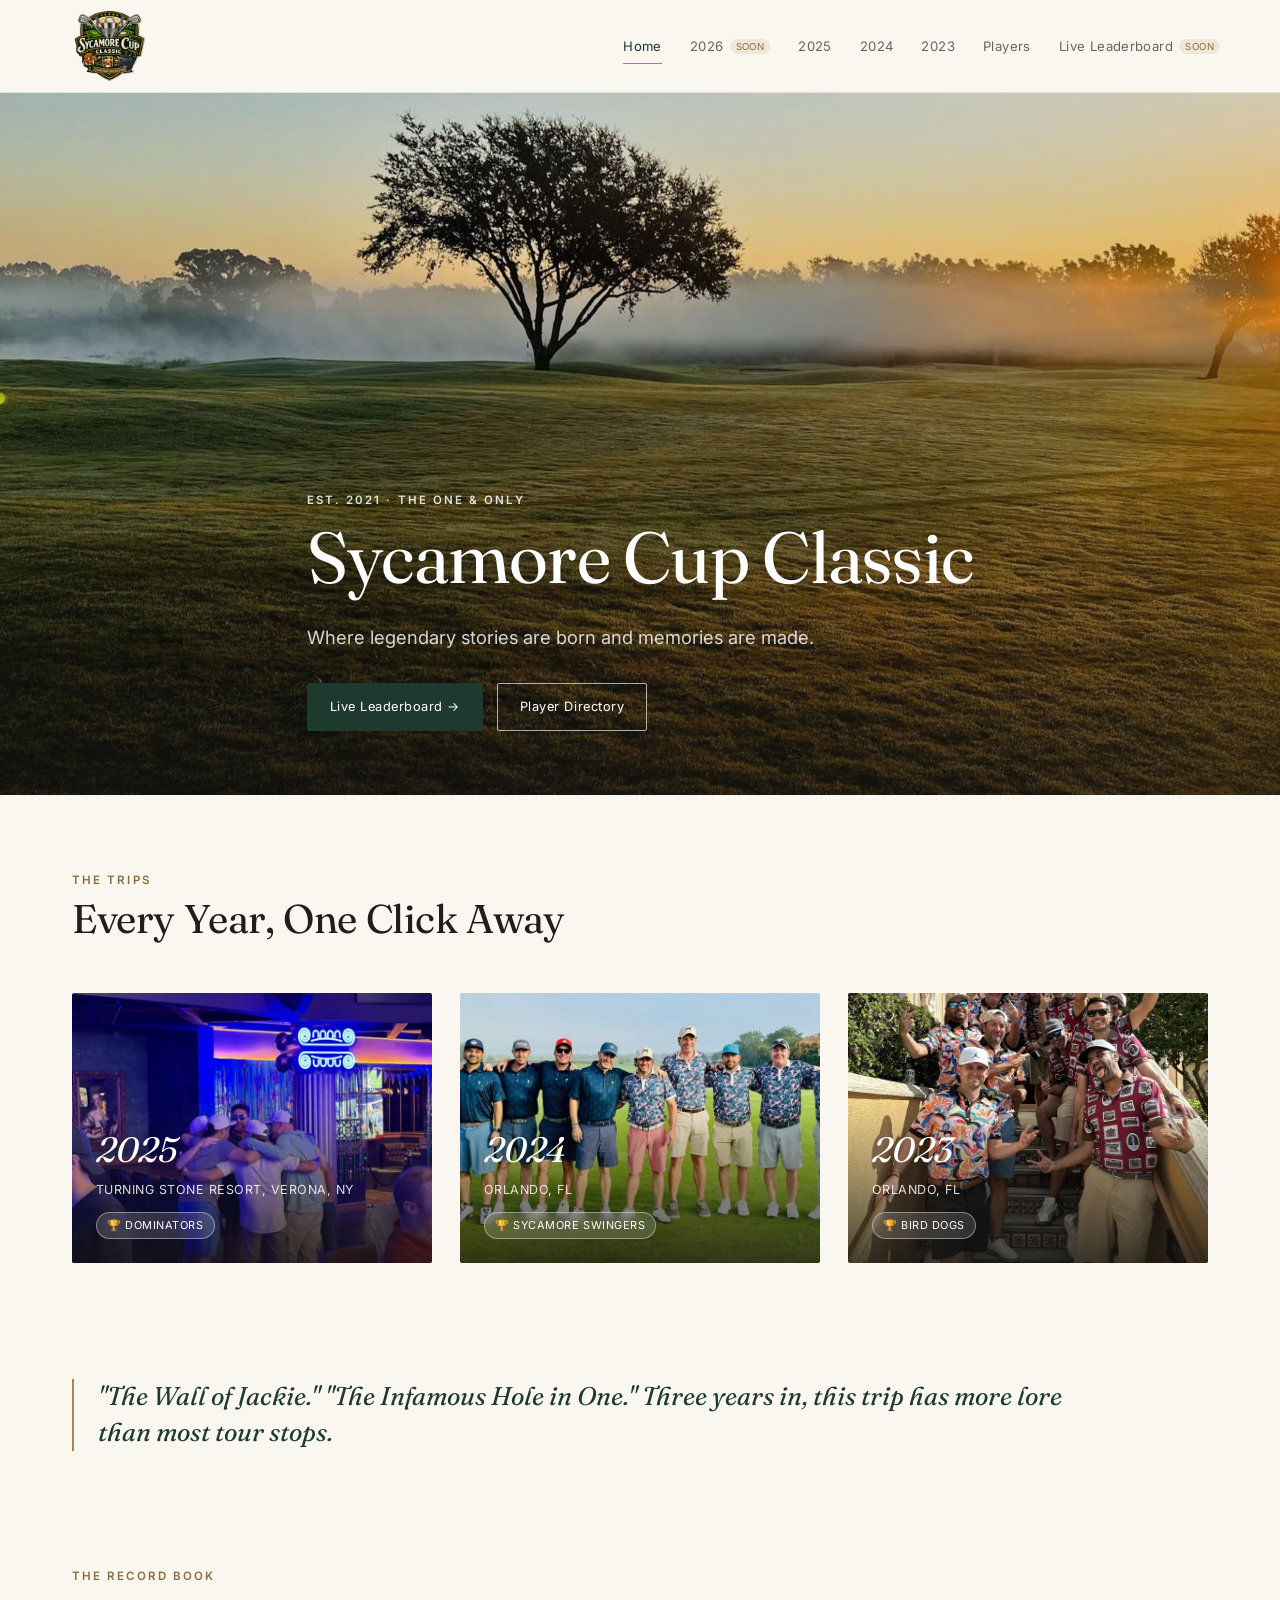
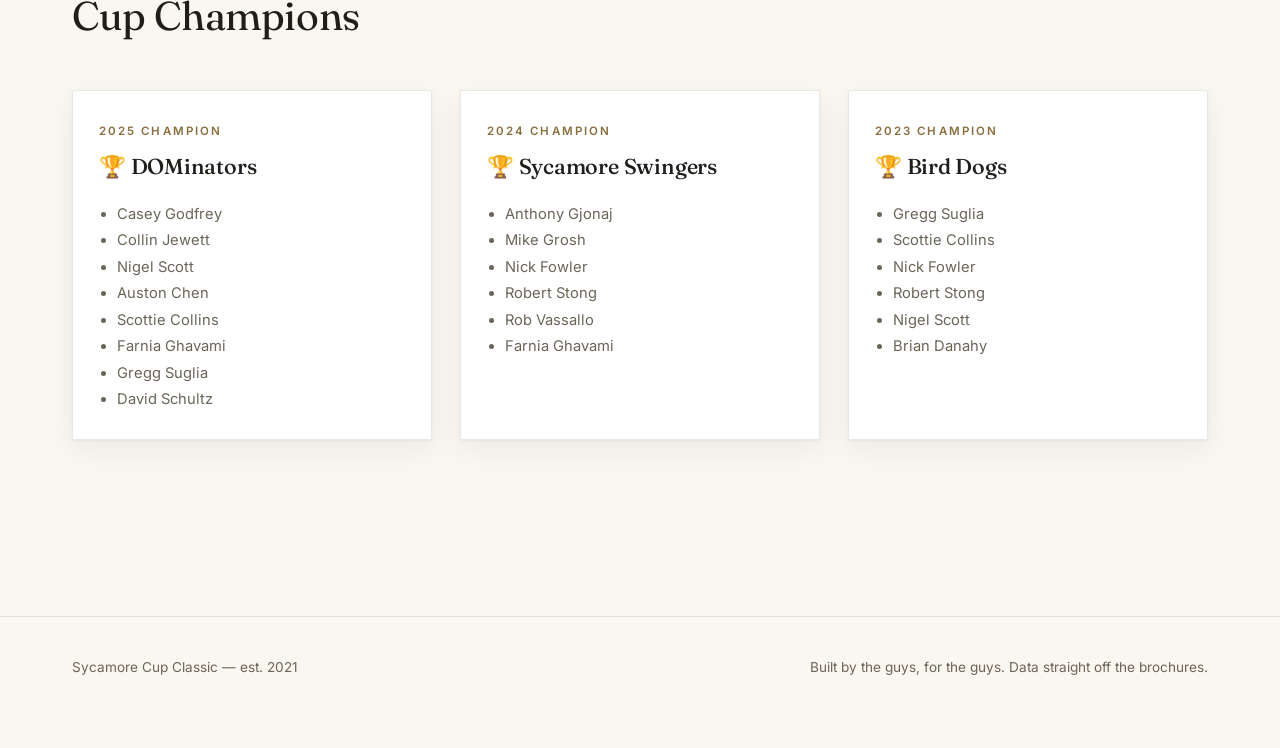
<file: index.html>
<!DOCTYPE html>
<html lang="en">
<head>
<meta charset="UTF-8">
<meta name="viewport" content="width=device-width, initial-scale=1.0">
<title>Sycamore Cup Classic</title>
<meta name="description" content="Home of the Sycamore Cup Classic — annual golf trip, team standings, player history, and a live leaderboard.">
<link rel="preconnect" href="https://fonts.googleapis.com">
<link href="https://fonts.googleapis.com/css2?family=Fraunces:ital,opsz,wght@0,9..144,300..600;1,9..144,300..600&family=Inter:wght@400;500;600;700&family=JetBrains+Mono:wght@400;600&display=swap" rel="stylesheet">
<link rel="stylesheet" href="css/style.css">
</head>
<body>

<header class="site-header" id="site-header"></header>

<section class="hero-photo" style="background-image:url('assets/photos/hero-sunset-tree-v2.jpg');">
  <div class="wrap">
    <p class="eyebrow">Est. 2021 · The One &amp; Only</p>
    <h1 style="white-space:nowrap; font-size:clamp(1.6rem, 7vw, 4.5rem);">Sycamore Cup Classic</h1>
    <p class="lead">Where legendary stories are born and memories are made.</p>
    <div class="hero-cta-row">
      <a class="btn btn-primary" href="leaderboard.html">Live Leaderboard →</a>
      <a class="btn btn-light" href="players.html">Player Directory</a>
    </div>
  </div>
</section>

<section class="section">
  <div class="wrap">
    <div class="section-head">
      <div><span class="eyebrow">The Trips</span><h2>Every Year, One Click Away</h2></div>
    </div>
    <div class="grid grid-3" id="year-cards"></div>
  </div>
</section>

<section class="section" style="padding-top:0;">
  <div class="wrap">
    <p class="pull-quote">"The Wall of Jackie." "The Infamous Hole in One." Three years in, this trip has more lore than most tour stops.</p>
  </div>
</section>

<section class="section" style="padding-top:0;">
  <div class="wrap">
    <div class="section-head">
      <div><span class="eyebrow">The Record Book</span><h2>Cup Champions</h2></div>
    </div>
    <div class="grid grid-3" id="champ-cards"></div>
  </div>
</section>

<footer class="site-footer" id="site-footer"></footer>

<script src="js/app.js"></script>
<script>
  initShell('home');

  const YEAR_PHOTOS = {
    2023: 'assets/photos/2023-orlando-stairs.jpg',
    2024: 'assets/photos/2024-evermore-links-group.jpg',
    2025: 'assets/photos/2025-turning-stone-huddle.jpg',
  };

  loadData().then(data => {
    const cardsEl = document.getElementById('year-cards');
    const years = Object.values(data.years).sort((a,b) => b.year - a.year);
    cardsEl.innerHTML = years.map(y => `
      <a class="trip-card" href="years/${y.year}.html">
        <img src="${YEAR_PHOTOS[y.year] || ''}" alt="${y.year} Sycamore Cup Classic">
        <div class="trip-info">
          <div class="yr">${y.year}</div>
          <div class="loc">${y.location}</div>
          ${y.teamChampion ? `<span class="champ-tag">🏆 ${y.teamChampion}</span>` : `<span class="champ-tag">In Progress</span>`}
        </div>
      </a>
    `).join('');

    const champCardsEl = document.getElementById('champ-cards');
    const yearsWithTeamChamps = Object.values(data.years).filter(y => y.teamChampion).sort((a,b) => b.year - a.year);
    champCardsEl.innerHTML = yearsWithTeamChamps.map(y => {
      const champTeam = y.teams.find(t => t.name === y.teamChampion);
      const roster = champTeam ? champTeam.roster : [];
      const rosterNames = roster.map(r => {
        const player = data.players.find(p => p.id === r.playerId);
        return player ? player.name : (r.displayName || r.playerId);
      });
      return `
        <div class="card" style="padding:26px;">
          <span class="eyebrow">${y.year} Champion</span>
          <h3 style="margin-top:8px; margin-bottom:16px;">🏆 ${y.teamChampion}</h3>
          <ul style="padding-left:18px; margin:0; color:var(--ink-soft); font-size:0.92rem; line-height:1.8;">
            ${rosterNames.map(n => `<li>${n}</li>`).join('')}
          </ul>
        </div>`;
    }).join('');
  });
</script>
</body>
</html>
</file>
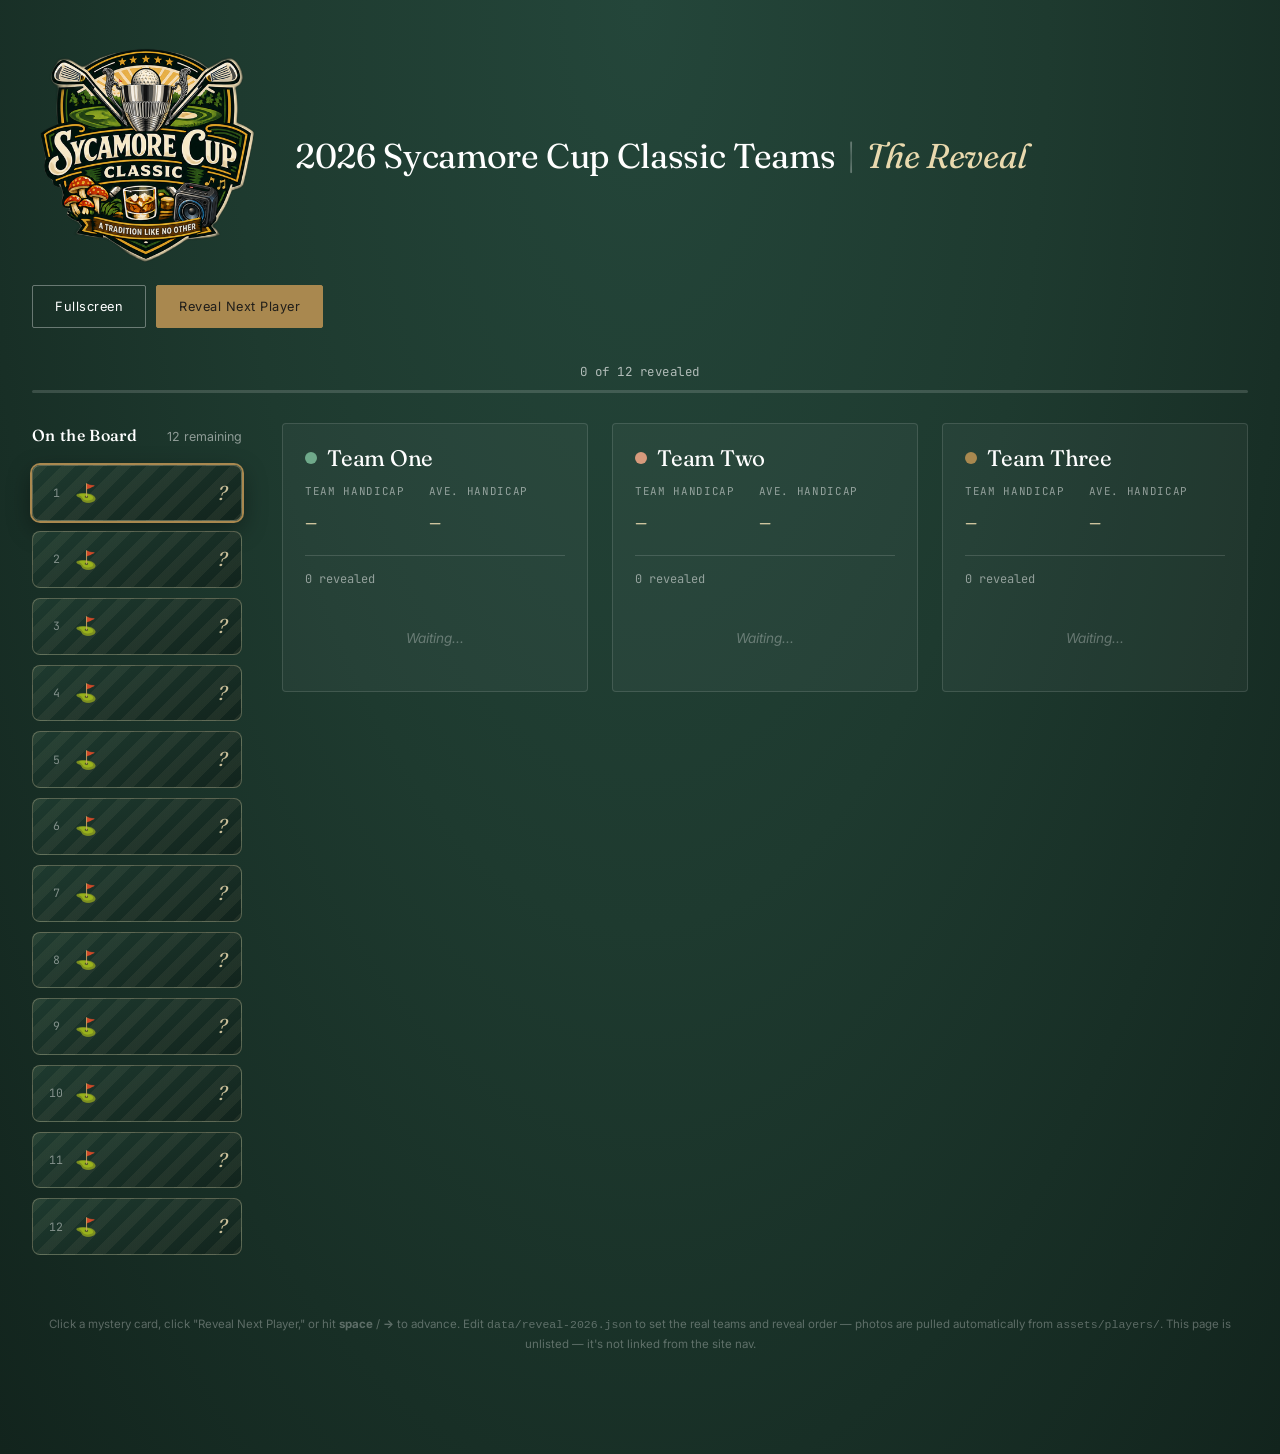
<file: reveal-2026.html>
<!DOCTYPE html>
<html lang="en">
<head>
<meta charset="UTF-8">
<meta name="viewport" content="width=device-width, initial-scale=1.0">
<title>2026 Team Reveal — Sycamore Cup Classic</title>
<meta name="robots" content="noindex, nofollow">
<link rel="preconnect" href="https://fonts.googleapis.com">
<link href="https://fonts.googleapis.com/css2?family=Fraunces:ital,opsz,wght@0,9..144,300..600;1,9..144,300..600&family=Inter:wght@400;500;600;700&family=JetBrains+Mono:wght@400;600&display=swap" rel="stylesheet">
<link rel="stylesheet" href="css/style.css">
<link rel="stylesheet" href="css/reveal.css">
</head>
<body class="reveal-body">

<div class="reveal-stage">

  <div class="reveal-topbar">
    <div class="brandmark">
      <img src="assets/logos/sycamore-cup-logo.png" alt="Sycamore Cup Classic">
      <h1 id="event-title">2026 Sycamore Cup Classic Teams <span class="pipe">|</span> <em>The Reveal</em></h1>
    </div>
    <div class="reveal-controls">
      <button class="btn" id="fullscreen-btn" type="button">Fullscreen</button>
      <button class="btn btn-primary" id="reveal-btn" type="button">Reveal Next Player</button>
    </div>
  </div>

  <div class="reveal-progress">
    <span id="progress-label">0 of 0 revealed</span>
    <div class="reveal-progress-bar"><div class="reveal-progress-bar-fill" id="progress-fill" style="width:0%;"></div></div>
  </div>

  <div class="reveal-main">
    <aside class="reveal-pool-col">
      <div class="reveal-pool-head">
        <h3>On the Board</h3>
        <span class="muted" style="color:rgba(255,255,255,0.5); font-size:0.78rem;" id="pool-count"></span>
      </div>
      <div class="reveal-pool" id="reveal-pool"></div>
    </aside>

    <div class="reveal-teams" id="reveal-teams">
      <!-- team sections rendered by JS, stacked top to bottom -->
    </div>
  </div>

  <div class="reveal-complete" id="reveal-complete">
    <h2>🏆 The 2026 teams are set.</h2>
    <p>Good luck out there.</p>
  </div>

  <p class="reveal-footer-note">
    Click a mystery card, click "Reveal Next Player," or hit <strong>space</strong> / <strong>→</strong> to advance.
    Edit <code>data/reveal-2026.json</code> to set the real teams and reveal order — photos are pulled automatically from <code>assets/players/</code>. This page is unlisted — it's not linked from the site nav.
  </p>

</div>

<script src="js/reveal-2026.js"></script>
</body>
</html>
</file>
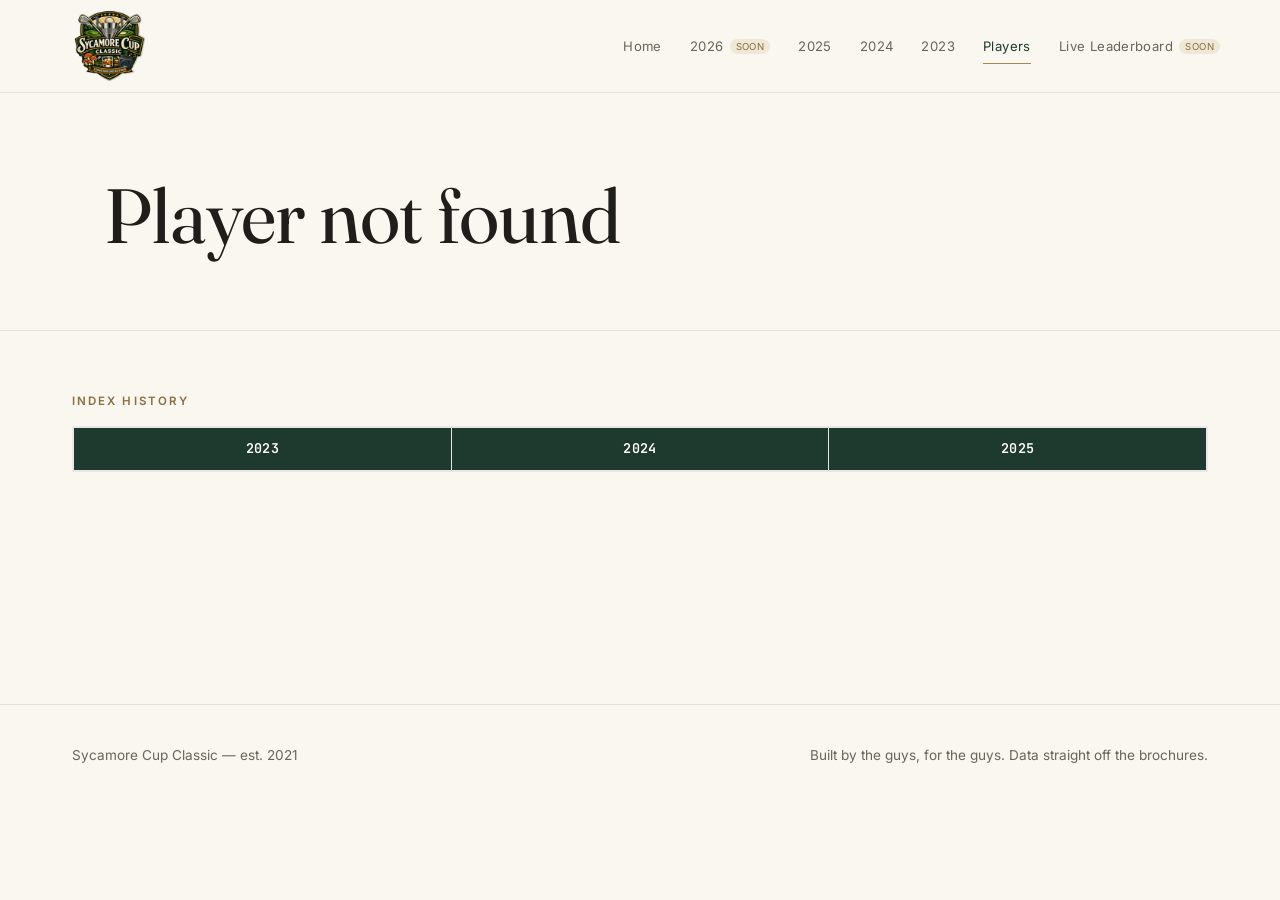
<file: players/player.html>
<!DOCTYPE html>
<html lang="en">
<head>
<meta charset="UTF-8">
<meta name="viewport" content="width=device-width, initial-scale=1.0">
<title>Player Profile — Sycamore Cup Classic</title>
<link href="https://fonts.googleapis.com/css2?family=Fraunces:ital,opsz,wght@0,9..144,300..600;1,9..144,300..600&family=Inter:wght@400;500;600;700&family=JetBrains+Mono:wght@400;600&display=swap" rel="stylesheet">
<link rel="stylesheet" href="../css/style.css">
</head>
<body>
<header class="site-header" id="site-header"></header>

<section class="hero-plain">
  <div class="wrap profile-hero">
    <div id="avatar-wrap"></div>
    <div>
      <p class="eyebrow" id="years-attended"></p>
      <h1 id="player-name">Loading…</h1>
    </div>
  </div>
</section>

<section class="section" style="padding-top:56px;">
  <div class="wrap">
    <span class="eyebrow">Index History</span>
    <div class="scorecard-wrap" style="margin-top:14px; margin-bottom:56px;">
      <table class="scorecard" style="min-width:0;">
        <thead><tr><th>2023</th><th>2024</th><th>2025</th></tr></thead>
        <tbody id="index-row"></tbody>
      </table>
    </div>

    <div id="year-sections"></div>
  </div>
</section>

<footer class="site-footer" id="site-footer"></footer>

<script src="../js/app.js"></script>
<script>
  initShell('players');

  const params = new URLSearchParams(window.location.search);
  const playerId = params.get('id');

  loadData().then(data => {
    const player = data.players.find(p => p.id === playerId);
    if (!player) {
      document.getElementById('player-name').textContent = 'Player not found';
      return;
    }
    document.title = `${player.name} — Sycamore Cup Classic`;
    document.getElementById('player-name').innerHTML = `<em>${player.name}</em>`;
    document.getElementById('avatar-wrap').innerHTML = avatarHTML(player);
    document.getElementById('years-attended').textContent = `Played: ${player.yearsAttended.join(', ')}`;
    document.getElementById('index-row').innerHTML = `
      <tr>
        <td>${fmtIndex(player.indexByYear['2023'])}</td>
        <td>${fmtIndex(player.indexByYear['2024'])}</td>
        <td>${fmtIndex(player.indexByYear['2025'])}</td>
      </tr>`;

    const sectionsEl = document.getElementById('year-sections');
    let html = '';
    Object.values(data.years).sort((a,b) => b.year - a.year).forEach(y => {
      y.teams.forEach(team => {
        const entry = team.roster.find(r => r.playerId === playerId);
        if (!entry) return;
        const funFacts = entry.funFacts;
        html += `
          <div class="card" style="padding:28px; margin-bottom:24px;">
            <div class="section-head" style="margin-bottom:18px;">
              <div>
                <p class="eyebrow">${y.year} · Team ${team.name}</p>
                <h3 class="mt-0 mb-0">${entry.displayName || player.name}</h3>
                ${entry.titles ? `<p class="muted" style="margin-top:6px; font-style:italic;">${entry.titles}</p>` : ''}
              </div>
              <a class="btn btn-sm" href="../years/${y.year}.html">View ${y.year} →</a>
            </div>
            ${funFacts ? `
              <table class="fact-table">
                <tbody>
                  ${Object.entries(funFacts).filter(([,v]) => v).map(([k,v]) => `
                    <tr><th>${k.replace(/([A-Z])/g, ' $1')}</th><td>${v}</td></tr>
                  `).join('')}
                </tbody>
              </table>
            ` : `<p class="muted mb-0">No fun facts on file for ${y.year} yet.</p>`}
          </div>`;
      });
    });
    sectionsEl.innerHTML = html || '<p class="muted">No year-by-year data found for this player.</p>';
  });
</script>
</body>
</html>
</file>
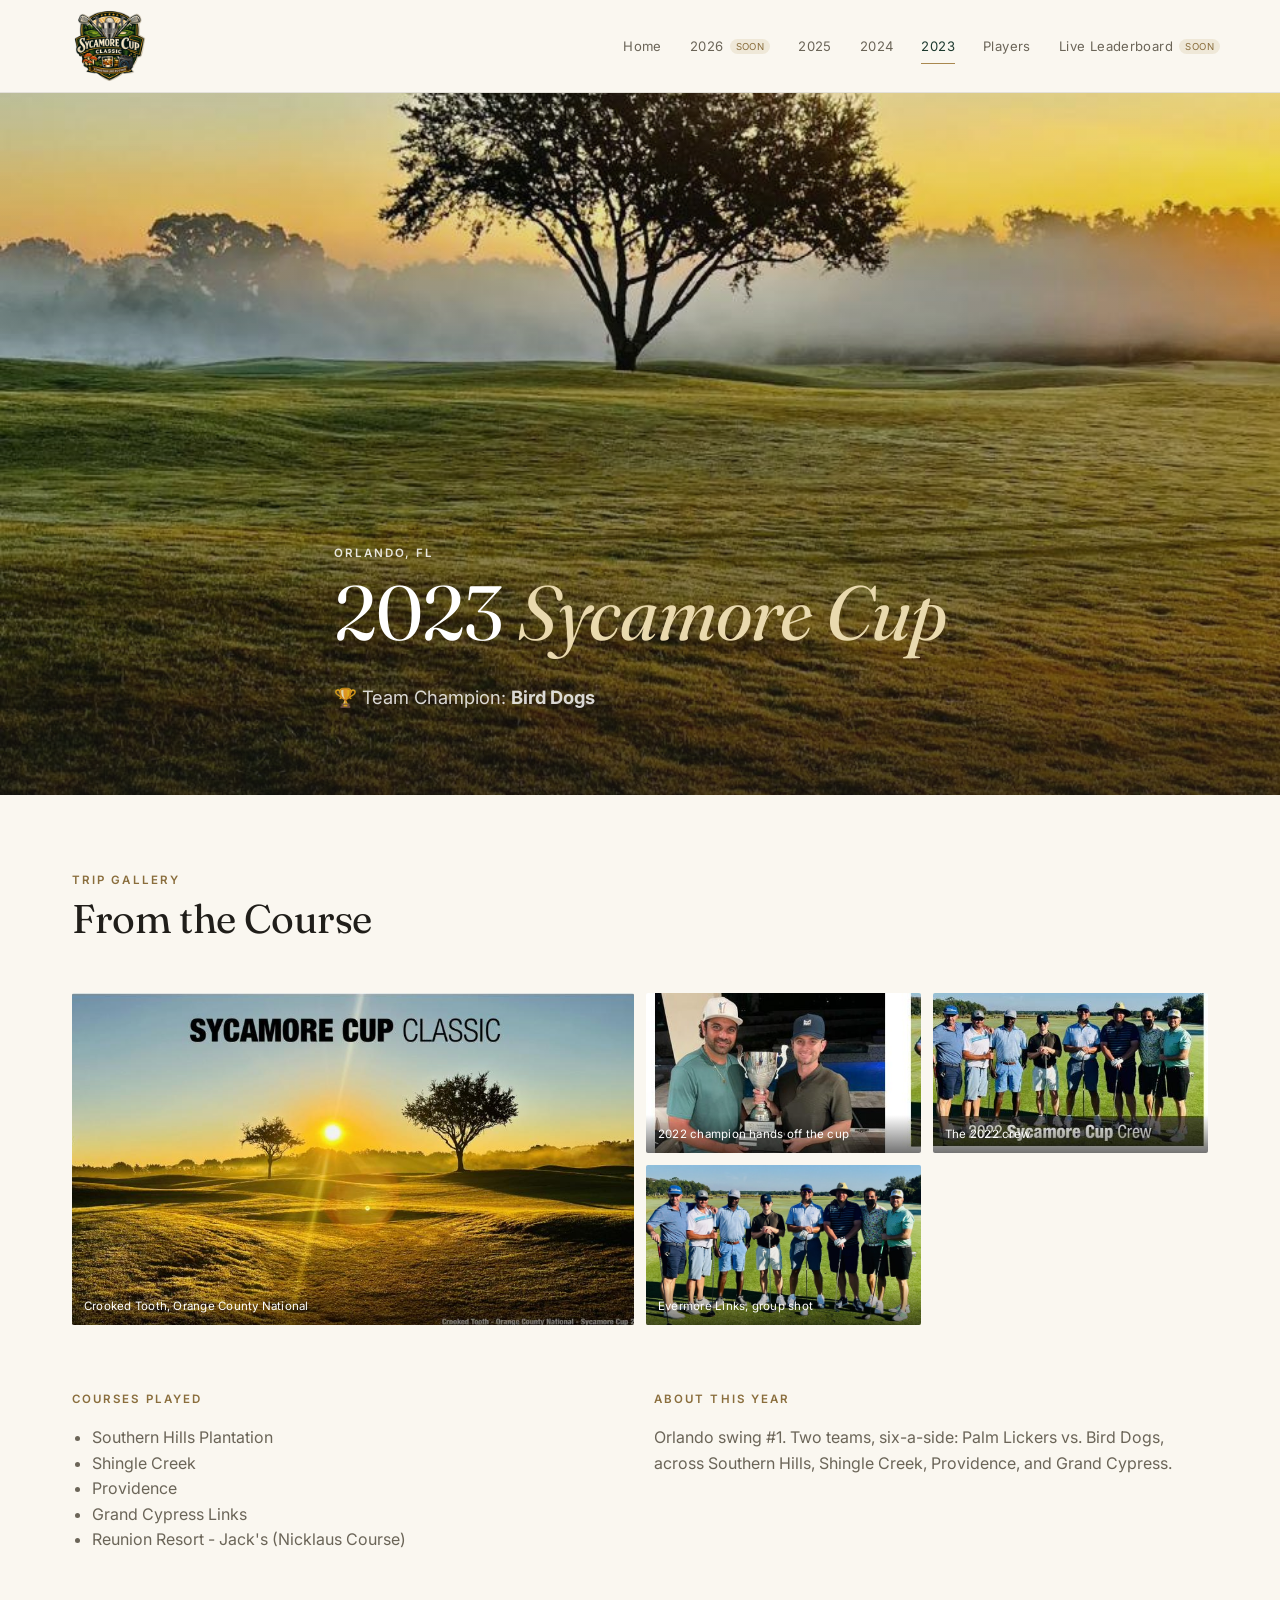
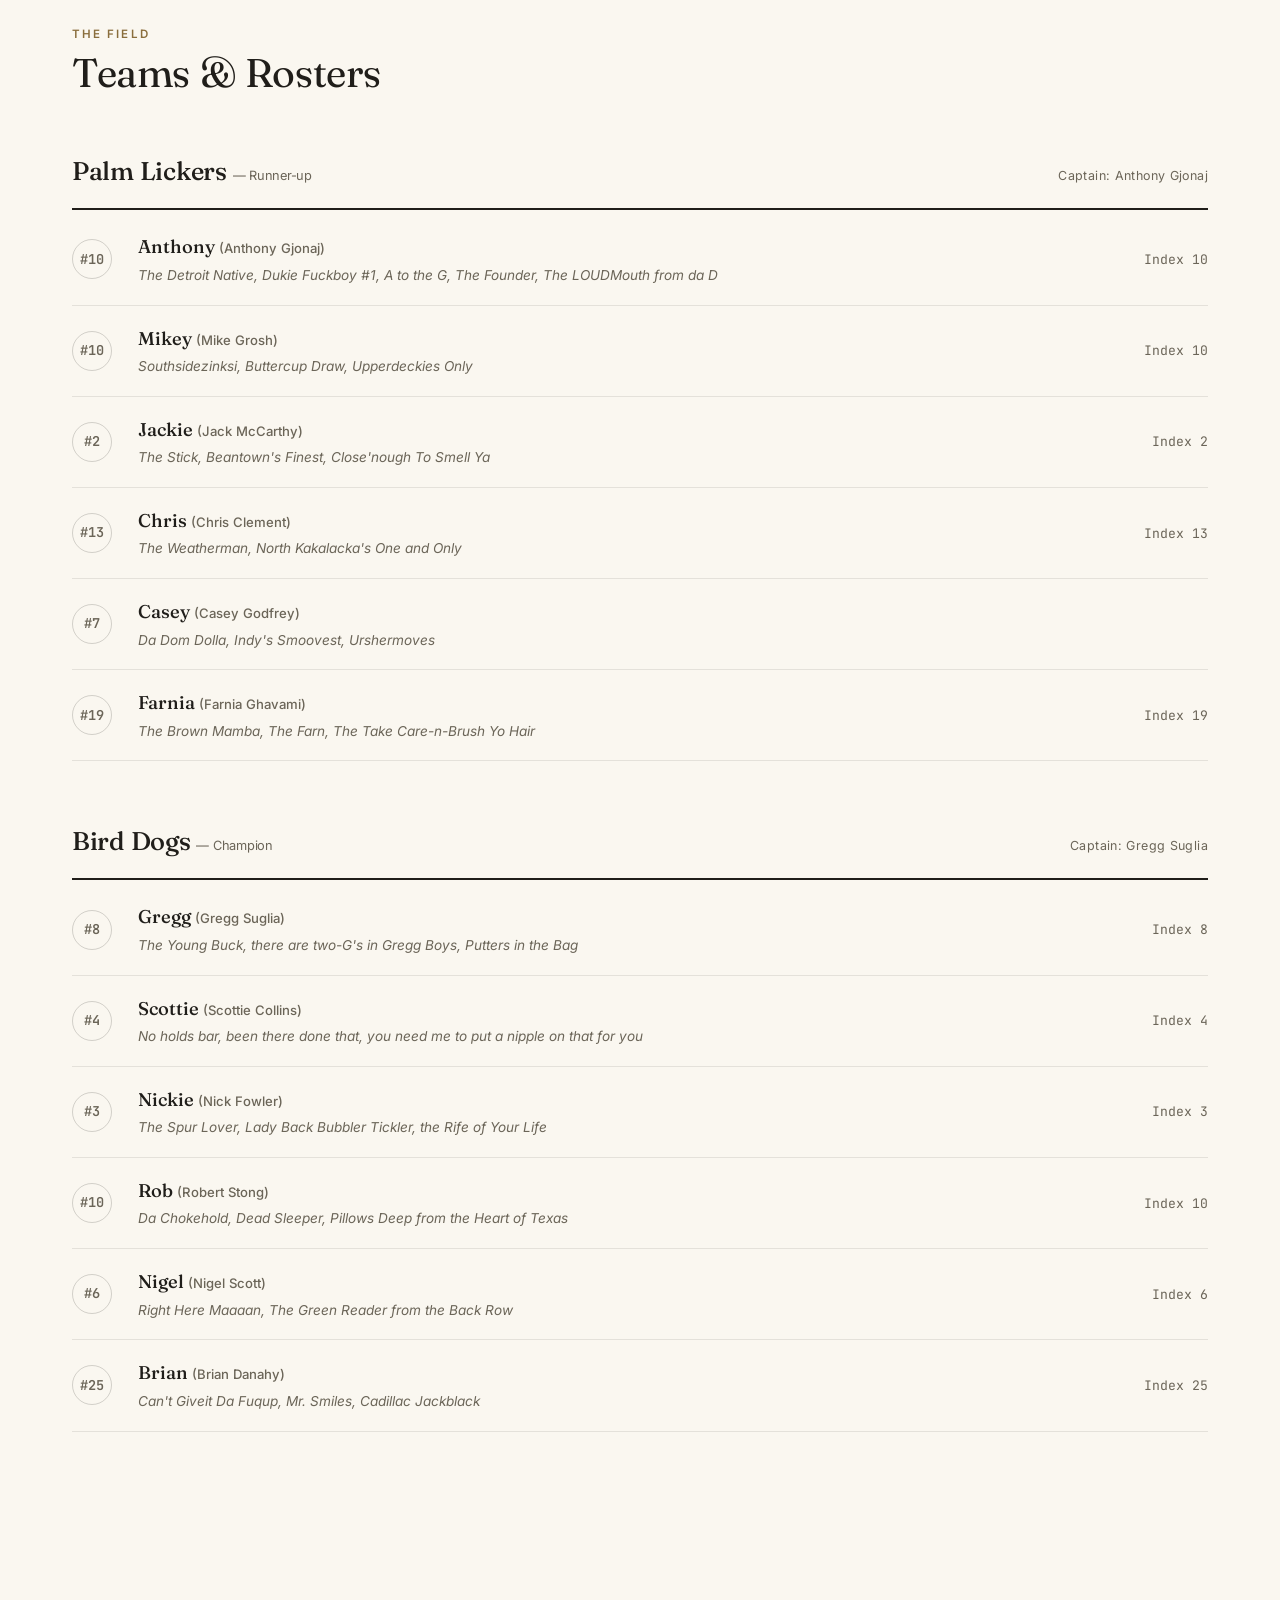
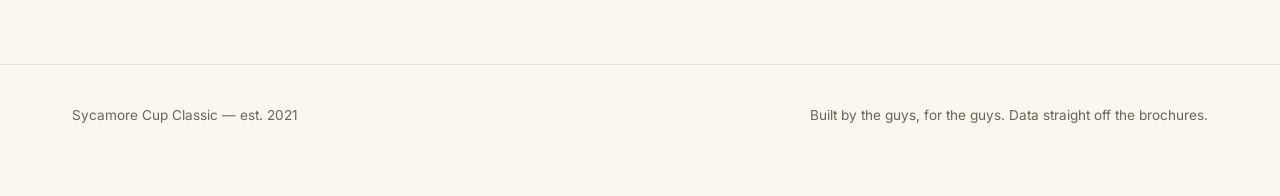
<file: years/2023.html>
<!DOCTYPE html>
<html lang="en">
<head>
<meta charset="UTF-8">
<meta name="viewport" content="width=device-width, initial-scale=1.0">
<title>2023 — Sycamore Cup Classic</title>
<link href="https://fonts.googleapis.com/css2?family=Fraunces:ital,opsz,wght@0,9..144,300..600;1,9..144,300..600&family=Inter:wght@400;500;600;700&family=JetBrains+Mono:wght@400;600&display=swap" rel="stylesheet">
<link rel="stylesheet" href="../css/style.css">
</head>
<body>
<header class="site-header" id="site-header"></header>

<section class="hero-photo" id="year-hero">
  <div class="wrap">
    <p class="eyebrow" id="year-loc"></p>
    <h1 id="year-title">2023</h1>
    <p class="lead" id="year-champ" style="margin-top:6px;"></p>
  </div>
</section>

<section class="section" id="year-content">
  <div class="wrap">
    <div class="section-head">
      <div><span class="eyebrow">Trip Gallery</span><h2>From the Course</h2></div>
    </div>
    <div class="gallery" id="year-gallery" style="margin-bottom:60px;"></div>

    <div class="grid grid-2" style="align-items:start; margin-bottom:56px;">
      <div>
        <span class="eyebrow">Courses Played</span>
        <ul id="year-courses" style="padding-left:20px; color:var(--ink-soft); margin-top:14px;"></ul>
      </div>
      <div>
        <span class="eyebrow">About This Year</span>
        <p class="muted" style="margin-top:14px;" id="year-about"></p>
      </div>
    </div>

    <div class="section-head"><div><span class="eyebrow">The Field</span><h2>Teams &amp; Rosters</h2></div></div>
    <div id="year-teams"></div>

    <div id="year-schedule" style="display:none; margin-top:56px;"></div>
  </div>
</section>

<footer class="site-footer" id="site-footer"></footer>

<script src="../js/app.js"></script>
<script src="../js/year.js"></script>
<script>
  initShell('2023');
  renderYearPage(2023);
</script>
</body>
</html>
</file>
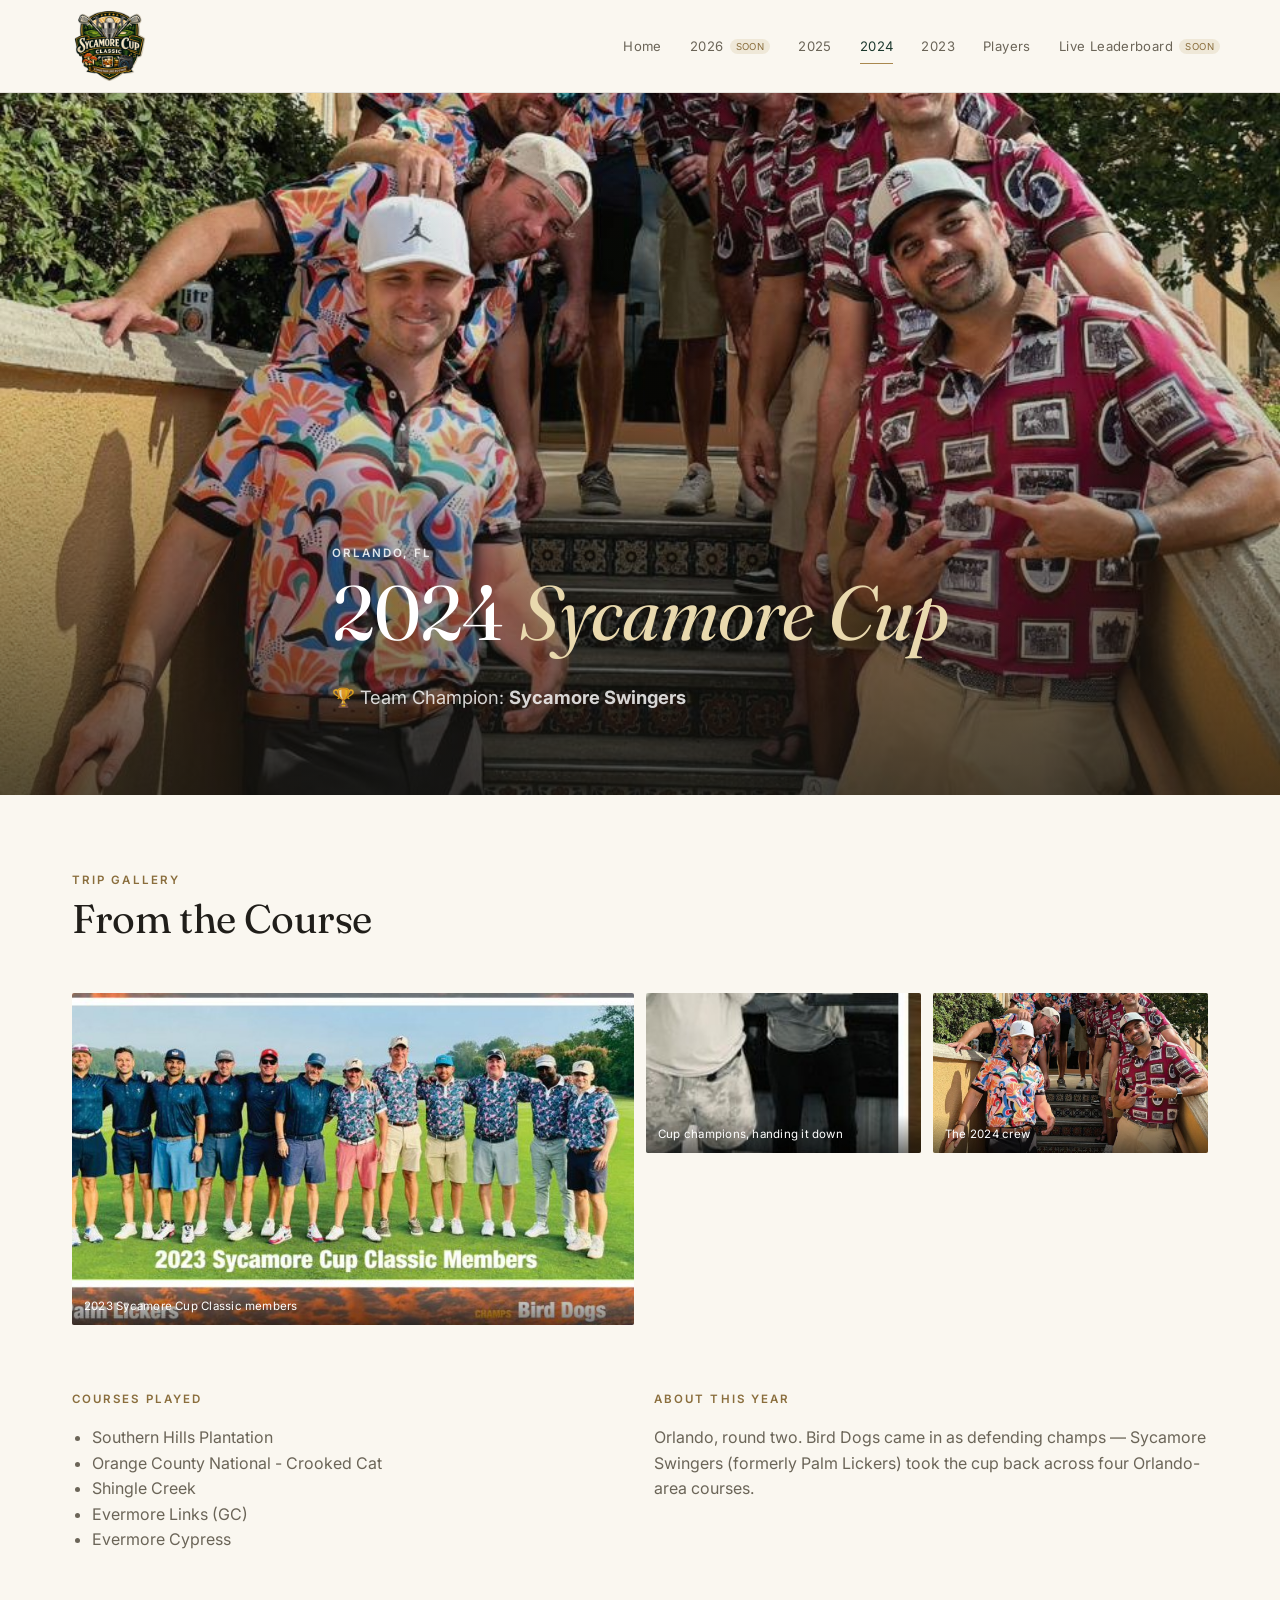
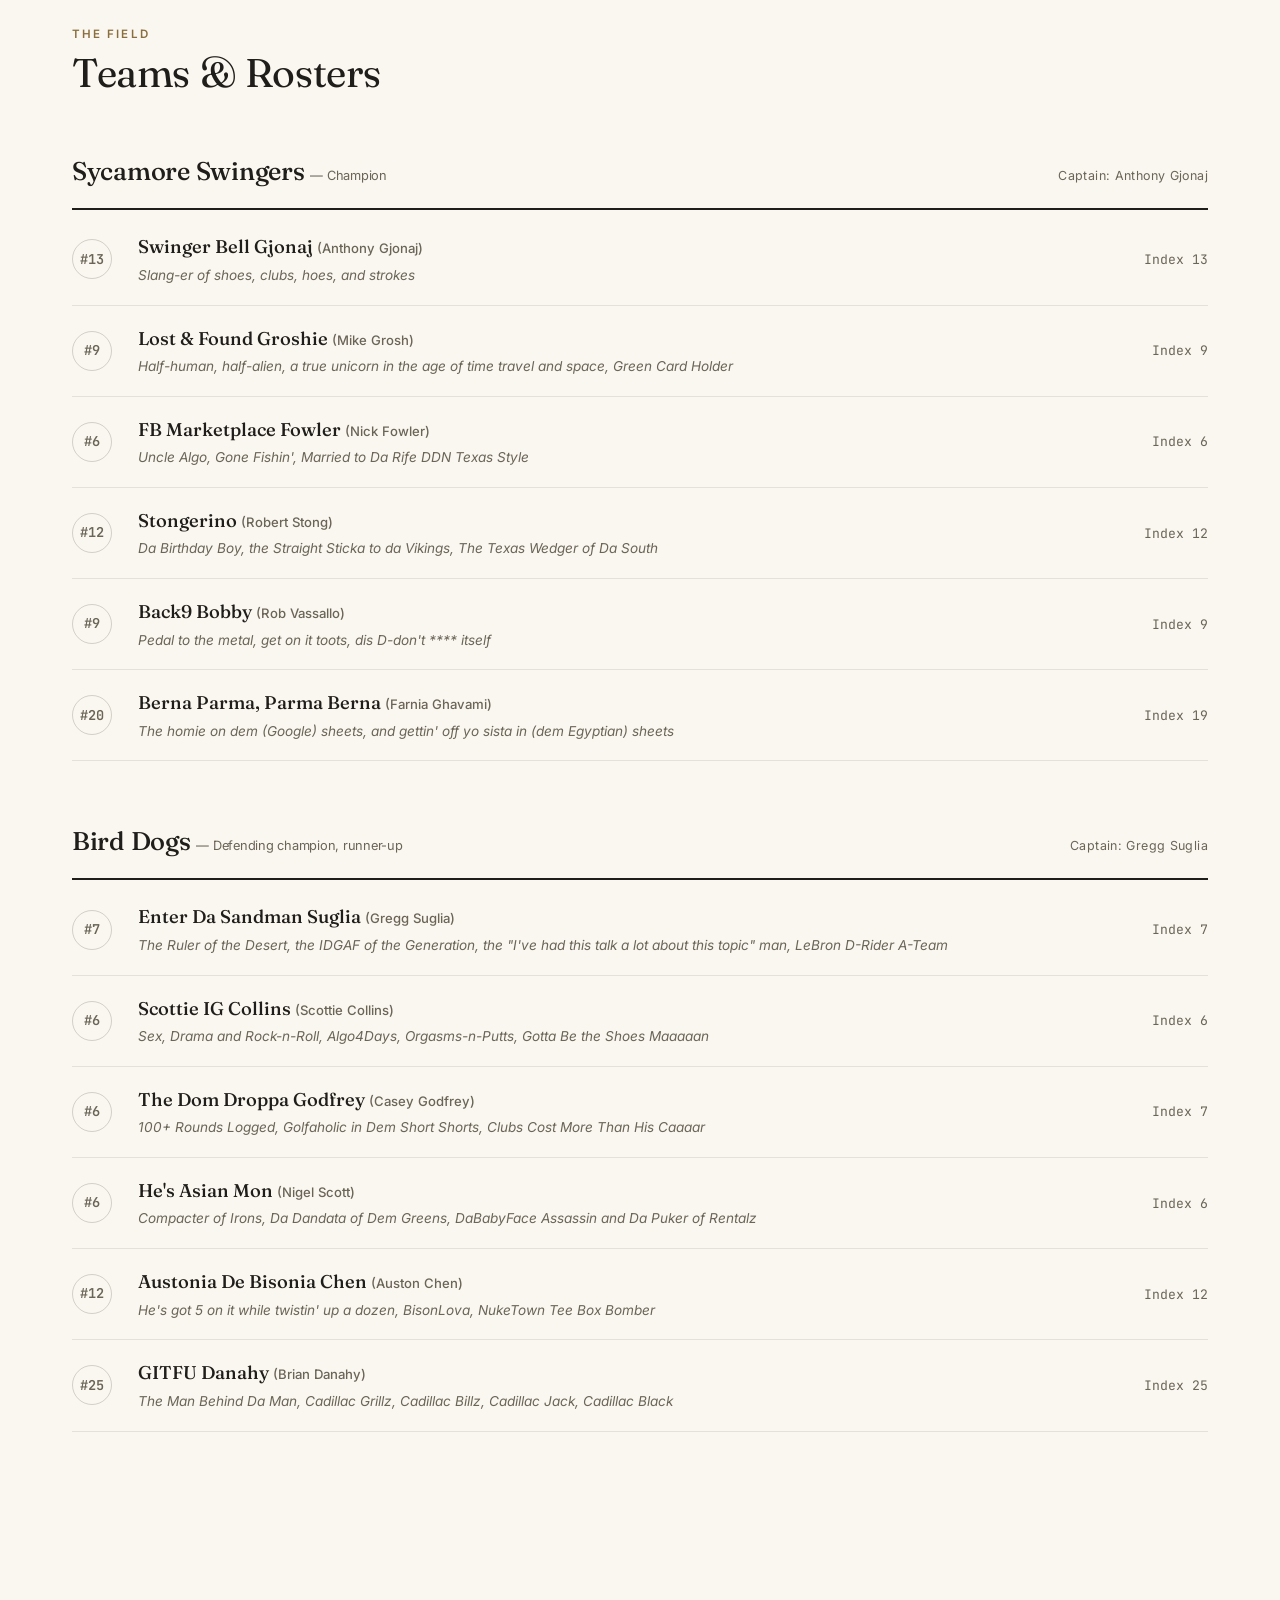
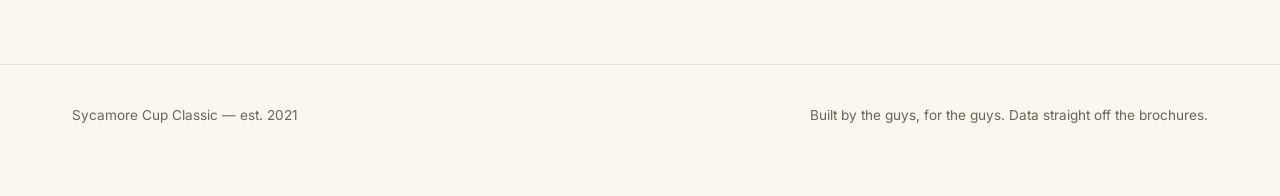
<file: years/2024.html>
<!DOCTYPE html>
<html lang="en">
<head>
<meta charset="UTF-8">
<meta name="viewport" content="width=device-width, initial-scale=1.0">
<title>2024 — Sycamore Cup Classic</title>
<link href="https://fonts.googleapis.com/css2?family=Fraunces:ital,opsz,wght@0,9..144,300..600;1,9..144,300..600&family=Inter:wght@400;500;600;700&family=JetBrains+Mono:wght@400;600&display=swap" rel="stylesheet">
<link rel="stylesheet" href="../css/style.css">
</head>
<body>
<header class="site-header" id="site-header"></header>

<section class="hero-photo" id="year-hero">
  <div class="wrap">
    <p class="eyebrow" id="year-loc"></p>
    <h1 id="year-title">2024</h1>
    <p class="lead" id="year-champ" style="margin-top:6px;"></p>
  </div>
</section>

<section class="section" id="year-content">
  <div class="wrap">
    <div class="section-head">
      <div><span class="eyebrow">Trip Gallery</span><h2>From the Course</h2></div>
    </div>
    <div class="gallery" id="year-gallery" style="margin-bottom:60px;"></div>

    <div class="grid grid-2" style="align-items:start; margin-bottom:56px;">
      <div>
        <span class="eyebrow">Courses Played</span>
        <ul id="year-courses" style="padding-left:20px; color:var(--ink-soft); margin-top:14px;"></ul>
      </div>
      <div>
        <span class="eyebrow">About This Year</span>
        <p class="muted" style="margin-top:14px;" id="year-about"></p>
      </div>
    </div>

    <div class="section-head"><div><span class="eyebrow">The Field</span><h2>Teams &amp; Rosters</h2></div></div>
    <div id="year-teams"></div>

    <div id="year-schedule" style="display:none; margin-top:56px;"></div>
  </div>
</section>

<footer class="site-footer" id="site-footer"></footer>

<script src="../js/app.js"></script>
<script src="../js/year.js"></script>
<script>
  initShell('2024');
  renderYearPage(2024);
</script>
</body>
</html>
</file>
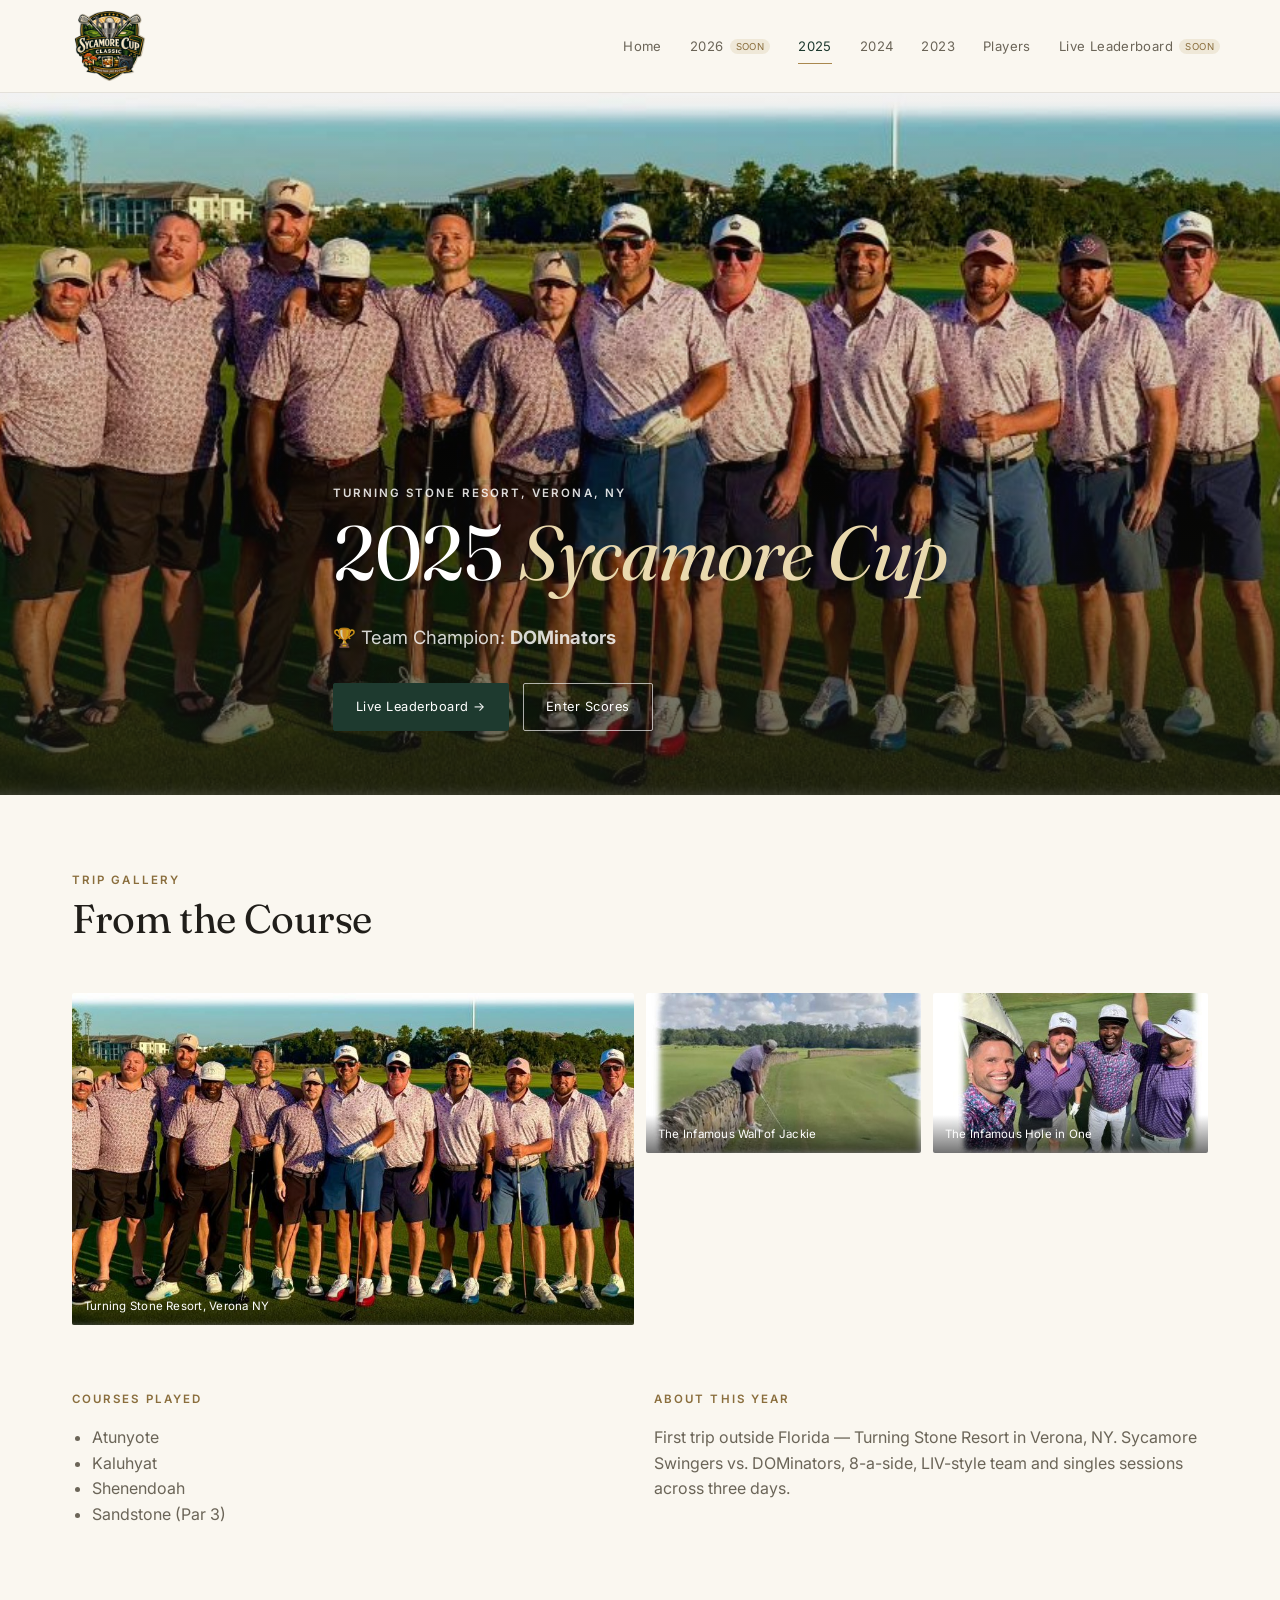
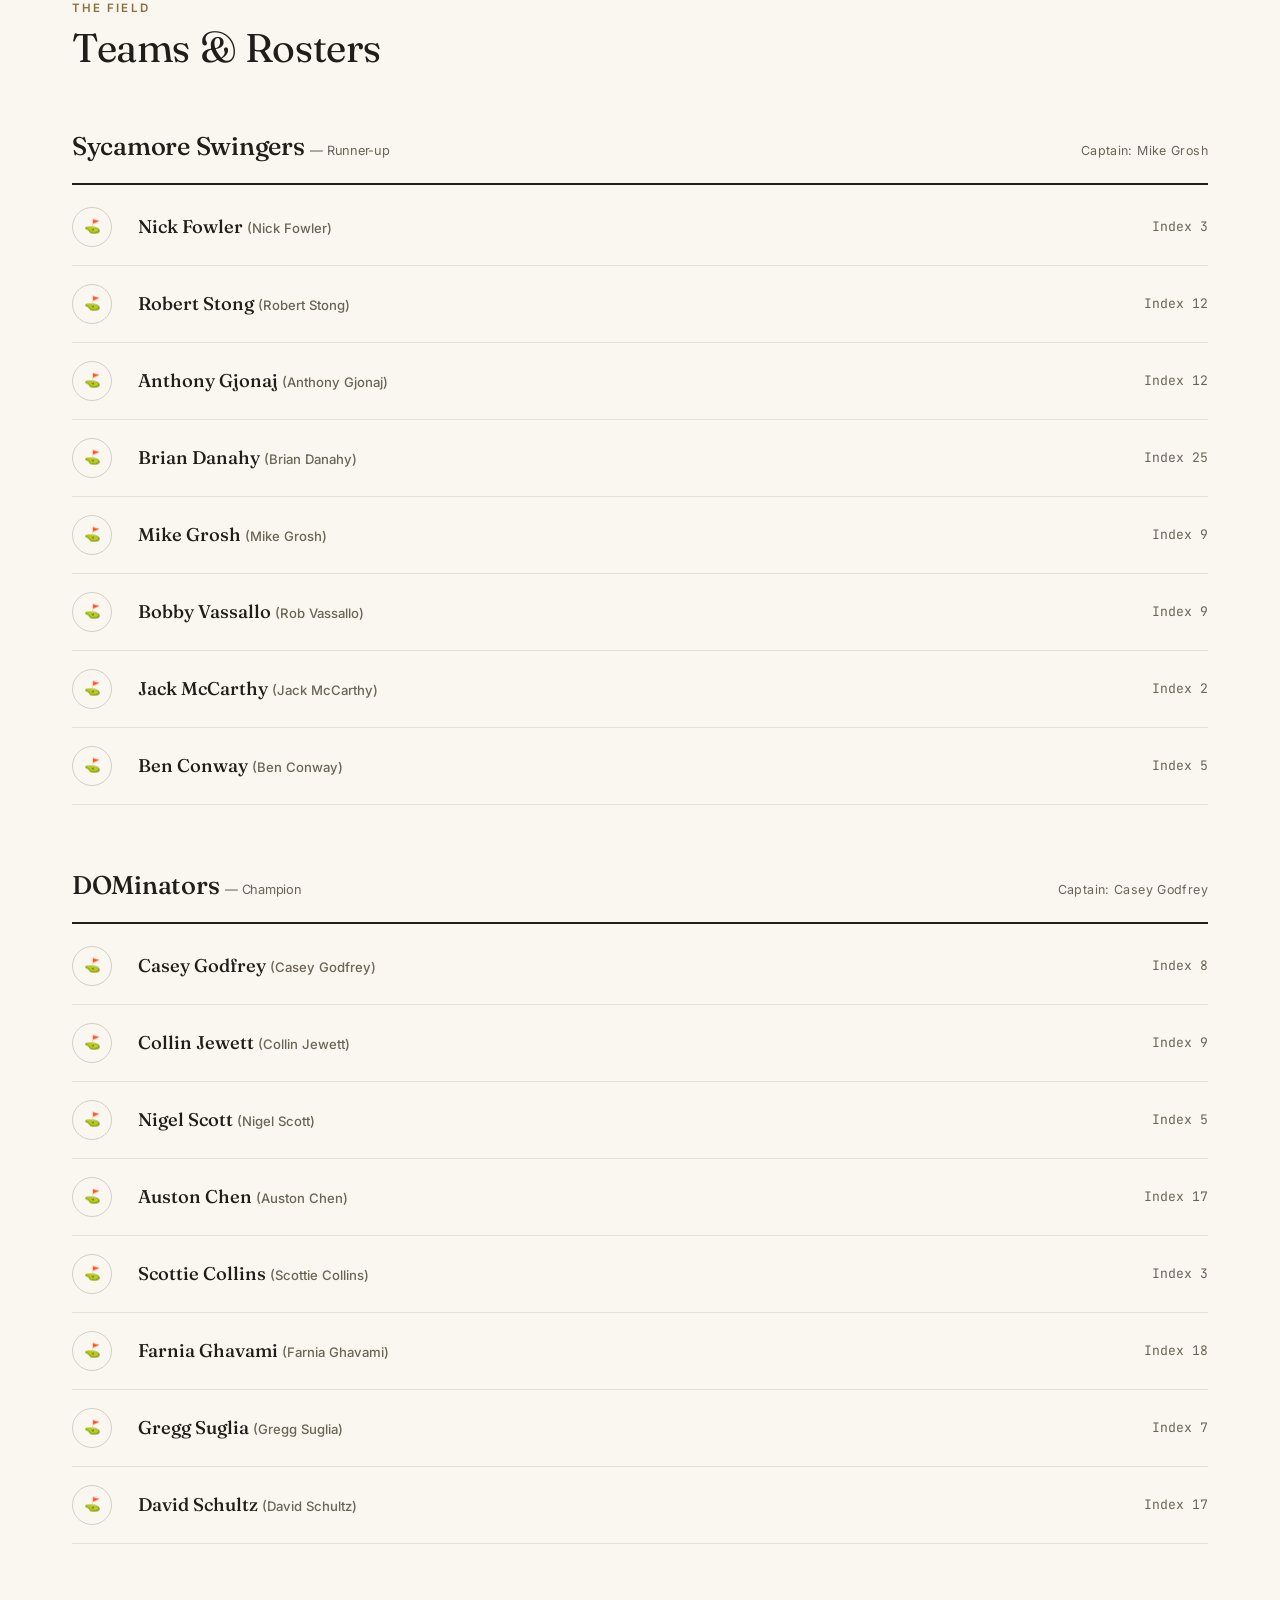
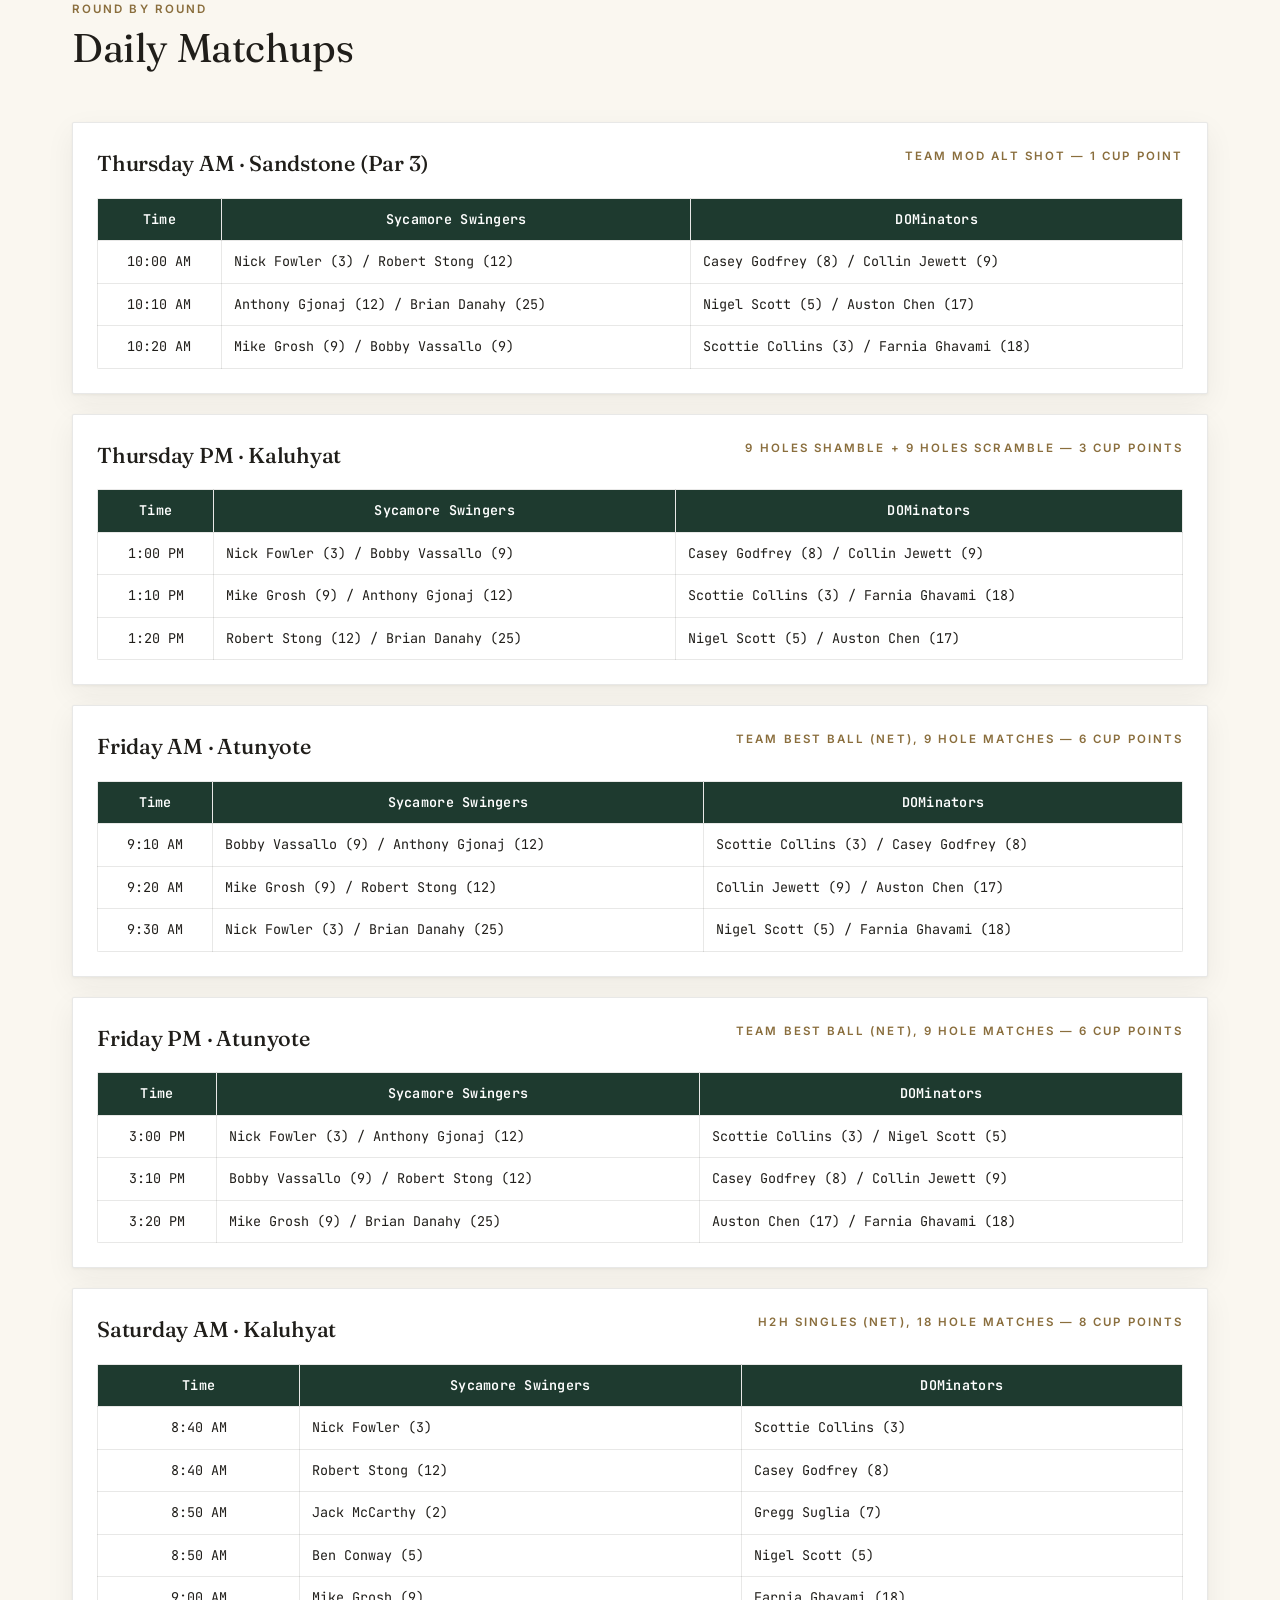
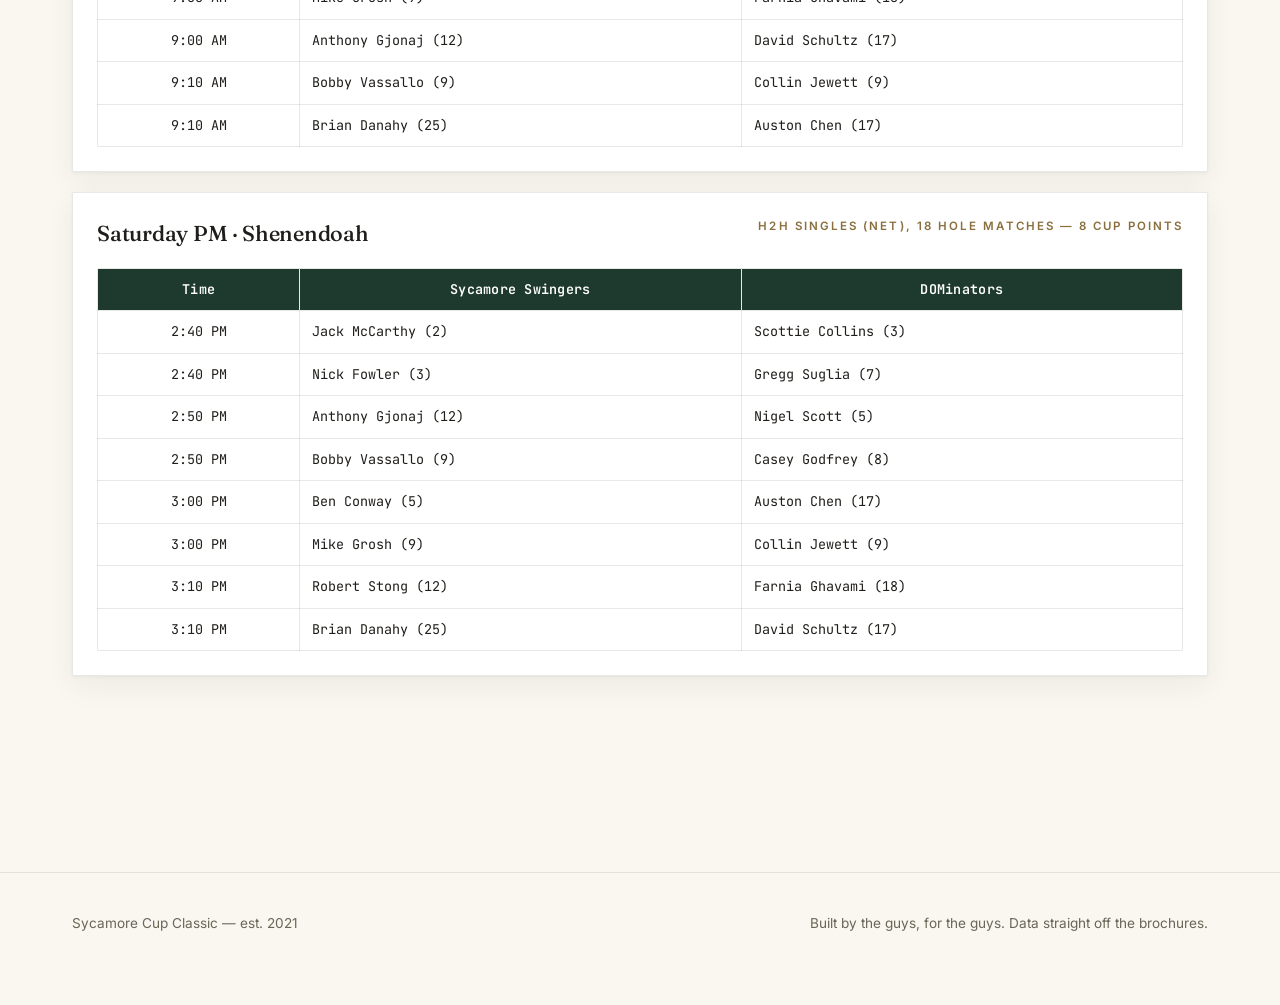
<file: years/2025.html>
<!DOCTYPE html>
<html lang="en">
<head>
<meta charset="UTF-8">
<meta name="viewport" content="width=device-width, initial-scale=1.0">
<title>2025 — Sycamore Cup Classic</title>
<link href="https://fonts.googleapis.com/css2?family=Fraunces:ital,opsz,wght@0,9..144,300..600;1,9..144,300..600&family=Inter:wght@400;500;600;700&family=JetBrains+Mono:wght@400;600&display=swap" rel="stylesheet">
<link rel="stylesheet" href="../css/style.css">
</head>
<body>
<header class="site-header" id="site-header"></header>

<section class="hero-photo" id="year-hero">
  <div class="wrap">
    <p class="eyebrow" id="year-loc"></p>
    <h1 id="year-title">2025</h1>
    <p class="lead" id="year-champ" style="margin-top:6px;"></p>
    <div class="hero-cta-row" id="year-cta"></div>
  </div>
</section>

<section class="section" id="year-content">
  <div class="wrap">
    <div class="section-head">
      <div><span class="eyebrow">Trip Gallery</span><h2>From the Course</h2></div>
    </div>
    <div class="gallery" id="year-gallery" style="margin-bottom:60px;"></div>

    <div class="grid grid-2" style="align-items:start; margin-bottom:56px;">
      <div>
        <span class="eyebrow">Courses Played</span>
        <ul id="year-courses" style="padding-left:20px; color:var(--ink-soft); margin-top:14px;"></ul>
      </div>
      <div>
        <span class="eyebrow">About This Year</span>
        <p class="muted" style="margin-top:14px;" id="year-about"></p>
      </div>
    </div>

    <div class="section-head"><div><span class="eyebrow">The Field</span><h2>Teams &amp; Rosters</h2></div></div>
    <div id="year-teams"></div>

    <div id="year-schedule" style="display:none; margin-top:56px;"></div>
  </div>
</section>

<footer class="site-footer" id="site-footer"></footer>

<script src="../js/app.js"></script>
<script src="../js/year.js"></script>
<script>
  initShell('2025');
  renderYearPage(2025);
</script>
</body>
</html>
</file>
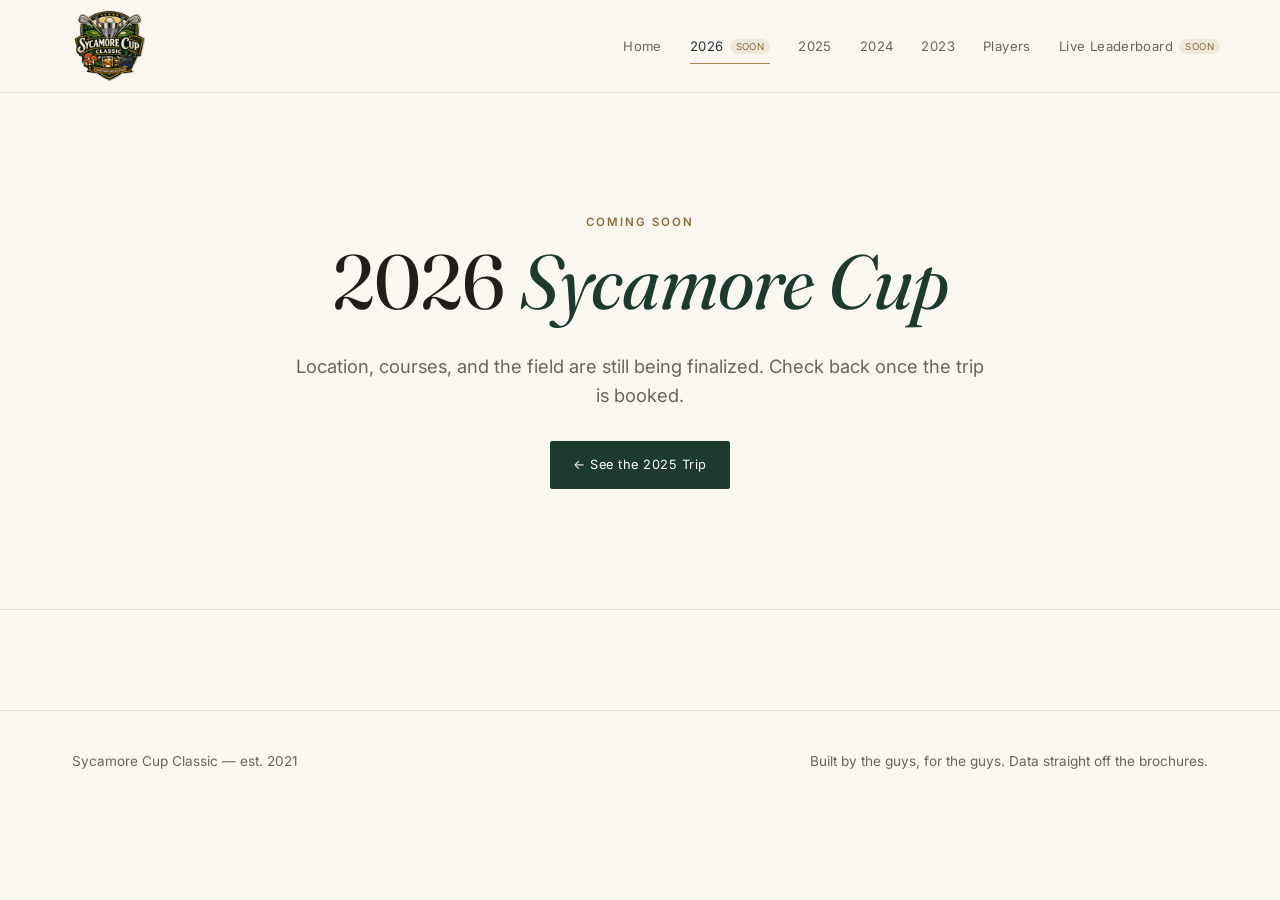
<file: years/2026.html>
<!DOCTYPE html>
<html lang="en">
<head>
<meta charset="UTF-8">
<meta name="viewport" content="width=device-width, initial-scale=1.0">
<title>2026 — Sycamore Cup Classic</title>
<link href="https://fonts.googleapis.com/css2?family=Fraunces:ital,opsz,wght@0,9..144,300..600;1,9..144,300..600&family=Inter:wght@400;500;600;700&family=JetBrains+Mono:wght@400;600&display=swap" rel="stylesheet">
<link rel="stylesheet" href="../css/style.css">
</head>
<body>
<header class="site-header" id="site-header"></header>

<section class="hero-plain" style="text-align:center; padding:120px 0;">
  <div class="wrap">
    <p class="eyebrow">Coming Soon</p>
    <h1>2026 <em>Sycamore Cup</em></h1>
    <p class="lead" style="margin:0 auto;">Location, courses, and the field are still being finalized. Check back once the trip is booked.</p>
    <div class="hero-cta-row" style="justify-content:center;">
      <a class="btn btn-primary" href="2025.html">← See the 2025 Trip</a>
    </div>
  </div>
</section>

<footer class="site-footer" id="site-footer"></footer>

<script src="../js/app.js"></script>
<script>
  initShell('2026');
</script>
</body>
</html>
</file>
<file: css/style.css>
/* =========================================================
   SYCAMORE CUP CLASSIC — design tokens, v2
   Direction: boutique golf-travel editorial. Think a resort's
   own magazine, not a stats app: big photography, generous
   whitespace, a quiet elegant serif for headlines, small
   tracked-out labels for structure. Data (scores, indexes)
   stays in a technical mono face for contrast, but everything
   else reads like travel writing.
   ========================================================= */
:root {
  --ivory: #FAF7F0;       /* page background */
  --paper: #FFFFFF;       /* card background */
  --sand: #EFE8D8;        /* soft neutral fill for tags/sections */
  --ink: #201E1A;         /* primary text — warm near-black */
  --ink-soft: #6B6558;    /* secondary text */
  --forest: #1E3A2F;      /* deep green — primary brand color */
  --forest-light: #2C5342;
  --brass: #A9884F;       /* muted brass/gold — sparing accent only */
  --brass-dark: #8A6E3D;
  --clay: #8C5A44;        /* warm secondary accent, team B / alerts */
  --line: rgba(32,30,26,0.10);
  --line-strong: rgba(32,30,26,0.18);
  --over-par: #8C5A44;
  --under-par: #1E3A2F;
  --even-par: #6B6558;

  --font-display: 'Fraunces', Georgia, serif;
  --font-body: 'Inter', -apple-system, BlinkMacSystemFont, sans-serif;
  --font-mono: 'JetBrains Mono', ui-monospace, monospace;

  --radius: 2px;
  --shadow-card: 0 1px 3px rgba(32,30,26,0.05), 0 10px 30px rgba(32,30,26,0.06);
}

* { box-sizing: border-box; }
html { scroll-behavior: smooth; }

body {
  margin: 0;
  background: var(--ivory);
  color: var(--ink);
  font-family: var(--font-body);
  font-size: 16px;
  line-height: 1.6;
  -webkit-font-smoothing: antialiased;
}

a { color: inherit; text-decoration: none; }
img { max-width: 100%; display: block; }

h1, h2, h3, h4 {
  font-family: var(--font-display);
  font-weight: 500;
  color: var(--ink);
  margin: 0 0 0.4em;
  letter-spacing: -0.01em;
}
h1 { font-size: clamp(2.6rem, 6vw, 5rem); line-height: 1.02; font-weight: 400; }
h1 em, .serif-italic { font-style: italic; font-weight: 400; color: var(--forest); }
h2 { font-size: clamp(1.7rem, 3.4vw, 2.5rem); line-height: 1.1; font-weight: 400; }
h3 { font-size: 1.35rem; font-weight: 500; }

p { margin: 0 0 1em; }
.eyebrow {
  font-family: var(--font-body);
  font-size: 0.72rem;
  letter-spacing: 0.18em;
  text-transform: uppercase;
  color: var(--brass-dark);
  font-weight: 600;
}

.lead {
  font-size: 1.15rem;
  color: var(--ink-soft);
  max-width: 58ch;
  font-weight: 400;
}

/* ---------- Layout shell ---------- */
.wrap { max-width: 1200px; margin: 0 auto; padding: 0 32px; }
.site-header {
  position: sticky; top: 0; z-index: 40;
  background: rgba(250,247,240,0.92);
  backdrop-filter: blur(8px);
  border-bottom: 1px solid var(--line);
}
.site-header .wrap {
  display: flex; align-items: center; justify-content: space-between;
  height: 92px;
  padding-right: 20px;
}
.brand {
  display: flex; align-items: center;
  color: var(--ink);
  letter-spacing: 0.01em;
}
.brand img {
  height: 76px; width: 76px;
  object-fit: contain;
  display: block;
}
.brand .flag { color: var(--brass); font-size: 1rem; }
nav.main-nav { display: flex; gap: 28px; align-items: center; }
nav.main-nav a {
  color: var(--ink-soft);
  font-size: 0.82rem;
  letter-spacing: 0.03em;
  transition: color .15s;
  position: relative;
  padding: 4px 0;
}
nav.main-nav a:hover { color: var(--ink); }
nav.main-nav a.active { color: var(--forest); }
nav.main-nav a.active::after {
  content: ''; position: absolute; left: 0; right: 0; bottom: -3px; height: 1px; background: var(--brass);
}
nav.main-nav a.cta {
  background: var(--forest); color: var(--ivory); padding: 9px 18px; border-radius: 2px;
}
nav.main-nav a.cta:hover { background: var(--forest-light); }
.soon-badge {
  font-size: 0.6rem; letter-spacing: 0.04em; text-transform: uppercase;
  background: var(--sand); color: var(--brass-dark); padding: 2px 6px; border-radius: 20px;
  margin-left: 2px; vertical-align: middle;
}

footer.site-footer {
  border-top: 1px solid var(--line);
  margin-top: 100px;
  padding: 40px 0 70px;
  color: var(--ink-soft);
  font-size: 0.85rem;
}
footer.site-footer .wrap { display: flex; justify-content: space-between; flex-wrap: wrap; gap: 12px; }

/* ---------- Hero (photographic, full-bleed) ---------- */
.hero-photo {
  position: relative;
  min-height: 78vh;
  display: flex; align-items: flex-end;
  background-size: cover; background-position: center;
  color: #fff;
}
.hero-photo::after {
  content: '';
  position: absolute; inset: 0;
  background: linear-gradient(180deg, rgba(20,20,16,0.05) 0%, rgba(20,20,16,0.15) 45%, rgba(20,20,16,0.72) 100%);
}
.hero-photo .wrap { position: relative; z-index: 2; padding-bottom: 64px; padding-top: 64px; }
.hero-photo .eyebrow { color: rgba(255,255,255,0.85); }
.hero-photo h1 { color: #fff; }
.hero-photo h1 em { color: #E9D9AE; }
.hero-photo .lead { color: rgba(255,255,255,0.82); }

/* Plain (non-photo) hero, for interior utility pages */
.hero-plain { padding: 72px 0 44px; border-bottom: 1px solid var(--line); }

.hero-cta-row { display: flex; gap: 14px; margin-top: 30px; flex-wrap: wrap; }

/* ---------- Buttons ---------- */
.btn {
  display: inline-flex; align-items: center; gap: 8px;
  font-family: var(--font-body);
  font-size: 0.8rem;
  letter-spacing: 0.04em;
  padding: 13px 22px;
  border-radius: 2px;
  border: 1px solid var(--ink);
  cursor: pointer;
  background: transparent;
  color: var(--ink);
  transition: all .15s ease;
}
.btn:hover { background: var(--ink); color: var(--ivory); }
.btn-primary { background: var(--forest); color: #fff; border-color: var(--forest); }
.btn-primary:hover { background: var(--forest-light); border-color: var(--forest-light); }
.btn-light { border-color: rgba(255,255,255,0.65); color: #fff; }
.btn-light:hover { background: #fff; color: var(--ink); }
.btn-brass { background: var(--brass); border-color: var(--brass); color: #201E1A; }
.btn-brass:hover { background: var(--brass-dark); border-color: var(--brass-dark); color: #fff; }
.btn-sm { padding: 9px 15px; font-size: 0.74rem; }
.btn[disabled] { opacity: 0.4; cursor: not-allowed; }

/* ---------- Sections / cards ---------- */
.section { padding: 76px 0; }
.section-head { display: flex; align-items: baseline; justify-content: space-between; gap: 16px; margin-bottom: 36px; flex-wrap: wrap; }
.section-head .eyebrow { display: block; margin-bottom: 8px; }
.card {
  background: var(--paper);
  border: 1px solid var(--line);
  border-radius: var(--radius);
  box-shadow: var(--shadow-card);
}
.grid { display: grid; gap: 28px; }
.grid-3 { grid-template-columns: repeat(3, 1fr); }
.grid-2 { grid-template-columns: repeat(2, 1fr); }
.grid-4 { grid-template-columns: repeat(4, 1fr); }
@media (max-width: 900px) { .grid-3, .grid-4 { grid-template-columns: repeat(2, 1fr); } }
@media (max-width: 640px) { .grid-2, .grid-3, .grid-4 { grid-template-columns: 1fr; } }

/* ---------- Year / trip cards (home) ---------- */
.trip-card { position: relative; overflow: hidden; border-radius: var(--radius); aspect-ratio: 4/3; }
.trip-card img { width: 100%; height: 100%; object-fit: cover; transition: transform .5s ease; }
.trip-card:hover img { transform: scale(1.04); }
.trip-card::after { content:''; position:absolute; inset:0; background: linear-gradient(180deg, rgba(20,20,16,0) 40%, rgba(20,20,16,0.78) 100%); }
.trip-card .trip-info { position: absolute; left: 0; right: 0; bottom: 0; z-index: 2; padding: 24px; color: #fff; }
.trip-card .yr { font-family: var(--font-display); font-size: 2.2rem; font-style: italic; }
.trip-card .loc { font-size: 0.78rem; letter-spacing: 0.04em; text-transform: uppercase; opacity: 0.85; margin-top: 2px; }
.trip-card .champ-tag {
  display: inline-block; margin-top: 12px;
  font-size: 0.68rem; letter-spacing: 0.05em;
  background: rgba(255,255,255,0.15); border: 1px solid rgba(255,255,255,0.4);
  padding: 4px 10px; border-radius: 20px;
  text-transform: uppercase; backdrop-filter: blur(4px);
}

/* ---------- Photo gallery (masonry-ish) ---------- */
.gallery {
  display: grid; grid-template-columns: repeat(4, 1fr); grid-auto-rows: 160px; gap: 12px;
}
.gallery figure { margin: 0; overflow: hidden; border-radius: var(--radius); position: relative; }
.gallery img { width: 100%; height: 100%; object-fit: cover; transition: transform .5s ease; }
.gallery figure:hover img { transform: scale(1.05); }
.gallery figcaption {
  position: absolute; left: 0; right: 0; bottom: 0; padding: 10px 12px;
  font-size: 0.72rem; color: #fff; background: linear-gradient(0deg, rgba(0,0,0,0.55), rgba(0,0,0,0));
  letter-spacing: 0.02em;
}
.gallery .g-wide { grid-column: span 2; grid-row: span 2; }
.gallery .g-tall { grid-row: span 2; }
@media (max-width: 900px) { .gallery { grid-template-columns: repeat(2, 1fr); } .gallery .g-wide { grid-column: span 2; } }
@media (max-width: 560px) { .gallery { grid-template-columns: 1fr; } .gallery .g-wide, .gallery .g-tall { grid-column: span 1; grid-row: span 1; } .gallery figure { height: 240px; } }

/* ---------- Team block ---------- */
.team-block { margin-bottom: 56px; }
.team-head {
  display: flex; align-items: baseline; justify-content: space-between;
  padding: 4px 0 16px; border-bottom: 2px solid var(--ink);
  margin-bottom: 0;
}
.team-head h3 { margin: 0; font-size: 1.6rem; }
.team-head .cap { font-size: 0.78rem; color: var(--ink-soft); letter-spacing: 0.03em; }
.roster { margin-top: 4px; }
.player-row {
  display: grid; grid-template-columns: 48px 1fr auto;
  gap: 18px; align-items: center;
  padding: 18px 0; border-bottom: 1px solid var(--line);
  cursor: pointer; transition: opacity .15s;
}
.player-row:hover { opacity: 0.65; }
.jersey-num {
  width: 40px; height: 40px; border-radius: 50%;
  border: 1px solid var(--line-strong); color: var(--ink-soft);
  display: flex; align-items: center; justify-content: center;
  font-family: var(--font-mono); font-weight: 600; font-size: 0.85rem;
}
.player-row .pname { font-family: var(--font-display); font-weight: 500; font-size: 1.15rem; color: var(--ink); }
.player-row .ptitle { font-size: 0.85rem; color: var(--ink-soft); margin-top: 3px; font-style: italic; }
.player-row .pindex { font-family: var(--font-mono); font-size: 0.82rem; color: var(--ink-soft); white-space: nowrap; }

/* ---------- Player profile ---------- */
.profile-hero { display: flex; gap: 32px; align-items: center; flex-wrap: wrap; }
.profile-avatar {
  width: 104px; height: 104px; border-radius: 50%;
  background: var(--sand); color: var(--forest);
  display: flex; align-items: center; justify-content: center;
  font-family: var(--font-display); font-size: 2.1rem; font-style: italic;
  border: 1px solid var(--line-strong);
  flex-shrink: 0;
}
.avatar-photo { padding: 0; overflow: hidden; }
.avatar-photo img { width: 100%; height: 100%; object-fit: cover; display: block; }
.avatar-sm { width: 40px; height: 40px; font-size: 0.85rem; }
.fact-table { width: 100%; border-collapse: collapse; }
.fact-table th { text-align: left; font-size: 0.7rem; text-transform: uppercase; letter-spacing: 0.06em; color: var(--ink-soft); font-weight: 600; padding: 11px 14px; border-bottom: 1px solid var(--line-strong); width: 34%; }
.fact-table td { padding: 11px 14px; border-bottom: 1px solid var(--line); font-size: 0.95rem; }
.fact-table tr:last-child td, .fact-table tr:last-child th { border-bottom: none; }

/* ---------- Scorecard grid (functional data views only) ---------- */
.scorecard-wrap { overflow-x: auto; border: 1px solid var(--line); border-radius: var(--radius); background: var(--paper); }
table.scorecard { border-collapse: collapse; width: 100%; min-width: 780px; font-family: var(--font-mono); font-size: 0.84rem; }
table.scorecard th, table.scorecard td { padding: 10px 12px; text-align: center; border: 1px solid var(--line); }
table.scorecard thead th { background: var(--forest); color: #fff; font-weight: 600; letter-spacing: 0.02em; position: sticky; top: 0; }
table.scorecard td.hole-name { text-align: left; font-family: var(--font-body); font-weight: 600; color: var(--ink); position: sticky; left: 0; background: var(--paper); z-index: 1; }
table.scorecard tr.par-row td { background: var(--sand); font-weight: 700; }
table.scorecard input.score-cell {
  width: 42px; text-align: center; border: 1px solid var(--line-strong);
  border-radius: 2px; padding: 5px; font-family: var(--font-mono); font-size: 0.85rem;
  background: var(--ivory);
}
.score-under { color: var(--under-par); font-weight: 700; }
.score-over { color: var(--over-par); font-weight: 700; }
.score-even { color: var(--even-par); }

/* ---------- Leaderboard ---------- */
.team-pill {
  font-family: var(--font-body); font-size: 0.68rem; text-transform: uppercase;
  padding: 3px 9px; border-radius: 20px; letter-spacing: 0.03em;
}
.team-pill.a { background: rgba(30,58,47,0.10); color: var(--forest); }
.team-pill.b { background: rgba(140,90,68,0.12); color: var(--clay); }
.total-score { font-family: var(--font-mono); font-size: 1.3rem; font-weight: 700; }

/* ---------- Forms ---------- */
select, input[type=text], input[type=number] {
  font-family: var(--font-body); font-size: 0.95rem;
  padding: 11px 13px; border: 1px solid var(--line-strong); border-radius: var(--radius);
  background: var(--paper); color: var(--ink); width: 100%;
}
label { display: block; font-size: 0.72rem; text-transform: uppercase; letter-spacing: 0.05em; color: var(--ink-soft); margin-bottom: 7px; font-weight: 600; }
.field { margin-bottom: 20px; }
.banner {
  padding: 14px 18px; border-radius: var(--radius); font-size: 0.88rem;
  border: 1px solid var(--line-strong); margin-bottom: 24px;
}
.banner.ok { background: rgba(30,58,47,0.06); border-color: var(--forest); color: var(--forest); }
.banner.warn { background: rgba(169,136,79,0.1); border-color: var(--brass-dark); color: var(--brass-dark); }
.banner.err { background: rgba(140,90,68,0.08); border-color: var(--clay); color: var(--clay); }

/* ---------- Editorial extras ---------- */
.pull-quote {
  font-family: var(--font-display); font-style: italic; font-size: 1.6rem; line-height: 1.4;
  color: var(--forest); border-left: 2px solid var(--brass); padding-left: 24px; margin: 40px 0;
  max-width: 60ch;
}
.stat-strip { display: flex; gap: 48px; flex-wrap: wrap; padding: 32px 0; border-top: 1px solid var(--line); border-bottom: 1px solid var(--line); }
.stat-strip .stat-num { font-family: var(--font-display); font-size: 2.4rem; font-style: italic; color: var(--forest); line-height: 1; }
.stat-strip .stat-label { font-size: 0.75rem; text-transform: uppercase; letter-spacing: 0.05em; color: var(--ink-soft); margin-top: 6px; }

/* ---------- Utility ---------- */
.muted { color: var(--ink-soft); }
.center { text-align: center; }
.mt-0{margin-top:0} .mb-0{margin-bottom:0}
.divider { border: none; border-top: 1px solid var(--line); margin: 48px 0; }

@media (max-width: 760px) {
  nav.main-nav { display: none; }
  .profile-hero { flex-direction: column; align-items: flex-start; }
  .hero-photo { min-height: 60vh; }
}
</file>
<file: css/reveal.css>
/* =========================================================
   2026 TEAM REVEAL — presenter-controlled draft board
   Loaded only on reveal-2026.html, on top of style.css.
   ========================================================= */

.reveal-body {
  background: radial-gradient(ellipse at top, #24463A 0%, var(--forest) 45%, #12241D 100%);
  min-height: 100vh;
  color: var(--ivory);
  overflow-x: hidden;
  perspective: 1400px;
}

.reveal-stage { max-width: 1400px; margin: 0 auto; padding: 40px 32px 90px; }

.reveal-topbar {
  display: flex; align-items: center; justify-content: space-between;
  margin-bottom: 34px; flex-wrap: wrap; gap: 14px;
}
.reveal-topbar .brandmark { display: flex; align-items: center; gap: 32px; }
.reveal-topbar .brandmark img { height: 231px; width: 231px; object-fit: contain; flex-shrink: 0; }
.reveal-topbar h1 { color: #fff; font-size: clamp(1.5rem, 3vw, 2.15rem); margin: 0; line-height: 1.25; }
.reveal-topbar h1 .pipe { color: rgba(255,255,255,0.3); font-weight: 300; padding: 0 4px; }
.reveal-topbar h1 em { color: #E9D9AE; }

@media (max-width: 640px) {
  .reveal-topbar .brandmark img { height: 140px; width: 140px; }
}

.reveal-controls { display: flex; gap: 10px; align-items: center; }
.reveal-controls .btn { border-color: rgba(255,255,255,0.35); color: #fff; }
.reveal-controls .btn:hover { background: rgba(255,255,255,0.12); }
.reveal-controls .btn-primary { background: var(--brass); border-color: var(--brass); color: #201E1A; }
.reveal-controls .btn-primary:hover { background: #C4A160; border-color: #C4A160; }

.reveal-progress {
  font-family: var(--font-mono); font-size: 0.78rem; color: rgba(255,255,255,0.65);
  letter-spacing: 0.04em; text-align: center; margin-bottom: 30px;
}
.reveal-progress-bar { height: 3px; background: rgba(255,255,255,0.15); border-radius: 3px; margin-top: 8px; overflow: hidden; }
.reveal-progress-bar-fill { height: 100%; background: var(--brass); transition: width .5s ease; }

/* ---------- Presenter layout: pool rail (left) + stacked teams (right) ---------- */
.reveal-main { display: grid; grid-template-columns: 210px 1fr; gap: 40px; align-items: start; margin-bottom: 48px; }
.reveal-pool-col { position: sticky; top: 24px; }

/* ---------- Team columns (3 side by side; each roster stacks vertically) ---------- */
.reveal-teams { display: grid; grid-template-columns: repeat(3, 1fr); gap: 24px; align-items: start; }
.reveal-team-col {
  background: rgba(255,255,255,0.04);
  border: 1px solid rgba(255,255,255,0.12);
  border-radius: 4px; padding: 22px; min-height: 120px;
  display: flex; flex-direction: column;
}
.reveal-team-head {
  margin-bottom: 14px; padding-bottom: 14px;
  border-bottom: 1px solid rgba(255,255,255,0.14);
}
.reveal-team-col h2 {
  color: #fff; font-size: 1.4rem; margin-bottom: 0;
  display: flex; align-items: center; gap: 10px;
}
.reveal-team-col .swatch { width: 12px; height: 12px; border-radius: 50%; display: inline-block; }
.reveal-team-col.accent-forest .swatch { background: #6FA98A; }
.reveal-team-col.accent-clay .swatch { background: #D79A7C; }
.reveal-team-col.accent-brass .swatch { background: var(--brass); }
.reveal-team-col .count {
  font-family: var(--font-mono); font-size: 0.75rem; color: rgba(255,255,255,0.5);
  margin-bottom: 18px; display: block;
}
.reveal-roster { display: flex; flex-direction: column; gap: 24px; }
.reveal-roster-empty { color: rgba(255,255,255,0.3); font-size: 0.85rem; font-style: italic; padding: 20px 0; text-align: center; }

/* Full, uncropped card per player — nothing trimmed off, page just gets long. */
.roster-tile {
  width: 100%;
  animation: tile-in .4s ease both;
}
@keyframes tile-in { from { opacity: 0; transform: translateY(8px) scale(0.96); } to { opacity: 1; transform: none; } }
.roster-tile .thumb {
  width: 100%; aspect-ratio: 5/7; border-radius: 10px; overflow: hidden;
  border: 1px solid rgba(233,217,174,0.4); background: rgba(255,255,255,0.06);
  display: flex; align-items: center; justify-content: center; margin-bottom: 10px;
}
.roster-tile .thumb img { width: 100%; height: 100%; object-fit: contain; }
.roster-tile .thumb .initials {
  font-family: var(--font-display); font-style: italic; font-size: 2.4rem; color: #E9D9AE;
}
.roster-tile .rname { font-size: 1.15rem; color: #fff; font-weight: 600; line-height: 1.3; text-align: center; }

/* ---------- Team handicap stats (top of column, next to team name) ---------- */
.team-stats {
  margin-top: 12px;
  display: flex; gap: 24px;
}
.team-stats .stat { text-align: left; }
.team-stats .stat-label {
  display: block; font-family: var(--font-mono); font-size: 0.68rem;
  letter-spacing: 0.06em; text-transform: uppercase; color: rgba(255,255,255,0.5);
  margin-bottom: 3px;
}
.team-stats .stat-value {
  display: block; font-family: var(--font-display); font-size: 1.5rem; color: #E9D9AE;
}

/* ---------- Mystery pool (left rail, numbered 1-12 top to bottom) ---------- */
.reveal-pool-head { display: flex; align-items: baseline; justify-content: space-between; margin-bottom: 16px; }
.reveal-pool-head h3 { color: #fff; font-size: 1rem; margin: 0; letter-spacing: 0.02em; }
.reveal-pool {
  display: flex; flex-direction: column; gap: 10px;
}

.mystery-card {
  border-radius: 8px; cursor: pointer;
  position: relative;
  display: flex; align-items: center; gap: 10px;
  padding: 12px 14px;
  background:
    repeating-linear-gradient(135deg, rgba(233,217,174,0.06) 0 10px, rgba(233,217,174,0.0) 10px 20px),
    linear-gradient(160deg, #1E3A2F 0%, #12241D 100%);
  border: 1px solid rgba(233,217,174,0.3);
  transition: transform .15s ease;
}
.mystery-card:hover { transform: translateX(4px); }
.mystery-card.is-next { box-shadow: 0 0 0 2px var(--brass), 0 8px 24px rgba(0,0,0,0.4); }
.mystery-card.is-gone { visibility: hidden; }

.mystery-card .pick-num {
  font-family: var(--font-mono); font-size: 0.72rem; color: rgba(255,255,255,0.45);
  width: 18px; flex-shrink: 0; text-align: center;
}
.mystery-card .flag { font-size: 1.1rem; opacity: 0.8; flex-shrink: 0; }
.mystery-card .q { font-family: var(--font-display); font-style: italic; font-size: 1.2rem; color: #E9D9AE; opacity: 0.85; margin-left: auto; }

@media (max-width: 980px) {
  .reveal-main { grid-template-columns: 1fr; }
  .reveal-pool-col { position: static; }
  .reveal-pool { flex-direction: row; flex-wrap: wrap; }
  .mystery-card { flex: 1 1 140px; }
  .reveal-teams { grid-template-columns: 1fr; }
}

/* ---------- Flying reveal clone (fixed position, animated via JS) ---------- */
.flying-card {
  position: fixed; z-index: 999; border-radius: 10px;
  box-shadow: 0 20px 60px rgba(0,0,0,0.55);
  transition: top .7s cubic-bezier(.2,.8,.2,1), left .7s cubic-bezier(.2,.8,.2,1),
              width .7s cubic-bezier(.2,.8,.2,1), height .7s cubic-bezier(.2,.8,.2,1),
              transform .6s ease, opacity .3s ease;
  transform-style: preserve-3d;
  pointer-events: none;
}
.flying-card .face {
  position: absolute; inset: 0; backface-visibility: hidden;
  display: flex; flex-direction: column; align-items: center; justify-content: center;
  border-radius: 10px;
}
.flying-card .face.front {
  background: linear-gradient(160deg, #2C5342 0%, #1E3A2F 100%);
  border: 1px solid rgba(233,217,174,0.35);
  transform: rotateY(180deg);
}
.flying-card .face.front img { width: 100%; height: 100%; object-fit: cover; border-radius: 10px; }
.flying-card .face.front .initials-big { font-family: var(--font-display); font-style: italic; font-size: 2.4rem; color: #E9D9AE; }
.flying-card .face.back { background: linear-gradient(160deg, #1E3A2F 0%, #12241D 100%); border: 1px solid rgba(233,217,174,0.3); }
.flying-card .face.back .q { font-family: var(--font-display); font-style: italic; font-size: 2rem; color: #E9D9AE; }
.flying-card.is-flipping { transform: rotateY(180deg); }
.flying-card .nameplate {
  position: absolute; left: 0; right: 0; bottom: 0; padding: 10px 8px 8px;
  background: linear-gradient(0deg, rgba(0,0,0,0.75), rgba(0,0,0,0));
  color: #fff; font-size: 0.85rem; text-align: center; opacity: 0; transition: opacity .3s ease .5s;
  border-radius: 0 0 10px 10px;
}
.flying-card.show-name .nameplate { opacity: 1; }

/* ---------- Complete banner ---------- */
.reveal-complete {
  text-align: center; margin-top: 40px; padding: 34px; border-radius: 6px;
  background: rgba(233,217,174,0.08); border: 1px solid rgba(233,217,174,0.3);
  display: none;
}
.reveal-complete.show { display: block; animation: tile-in .5s ease both; }
.reveal-complete h2 { color: #E9D9AE; margin-bottom: 6px; }
.reveal-complete p { color: rgba(255,255,255,0.7); margin: 0; }

.reveal-footer-note {
  text-align: center; margin-top: 60px; font-size: 0.72rem; color: rgba(255,255,255,0.3);
}
.reveal-footer-note a { text-decoration: underline; color: rgba(255,255,255,0.45); }
</file>
